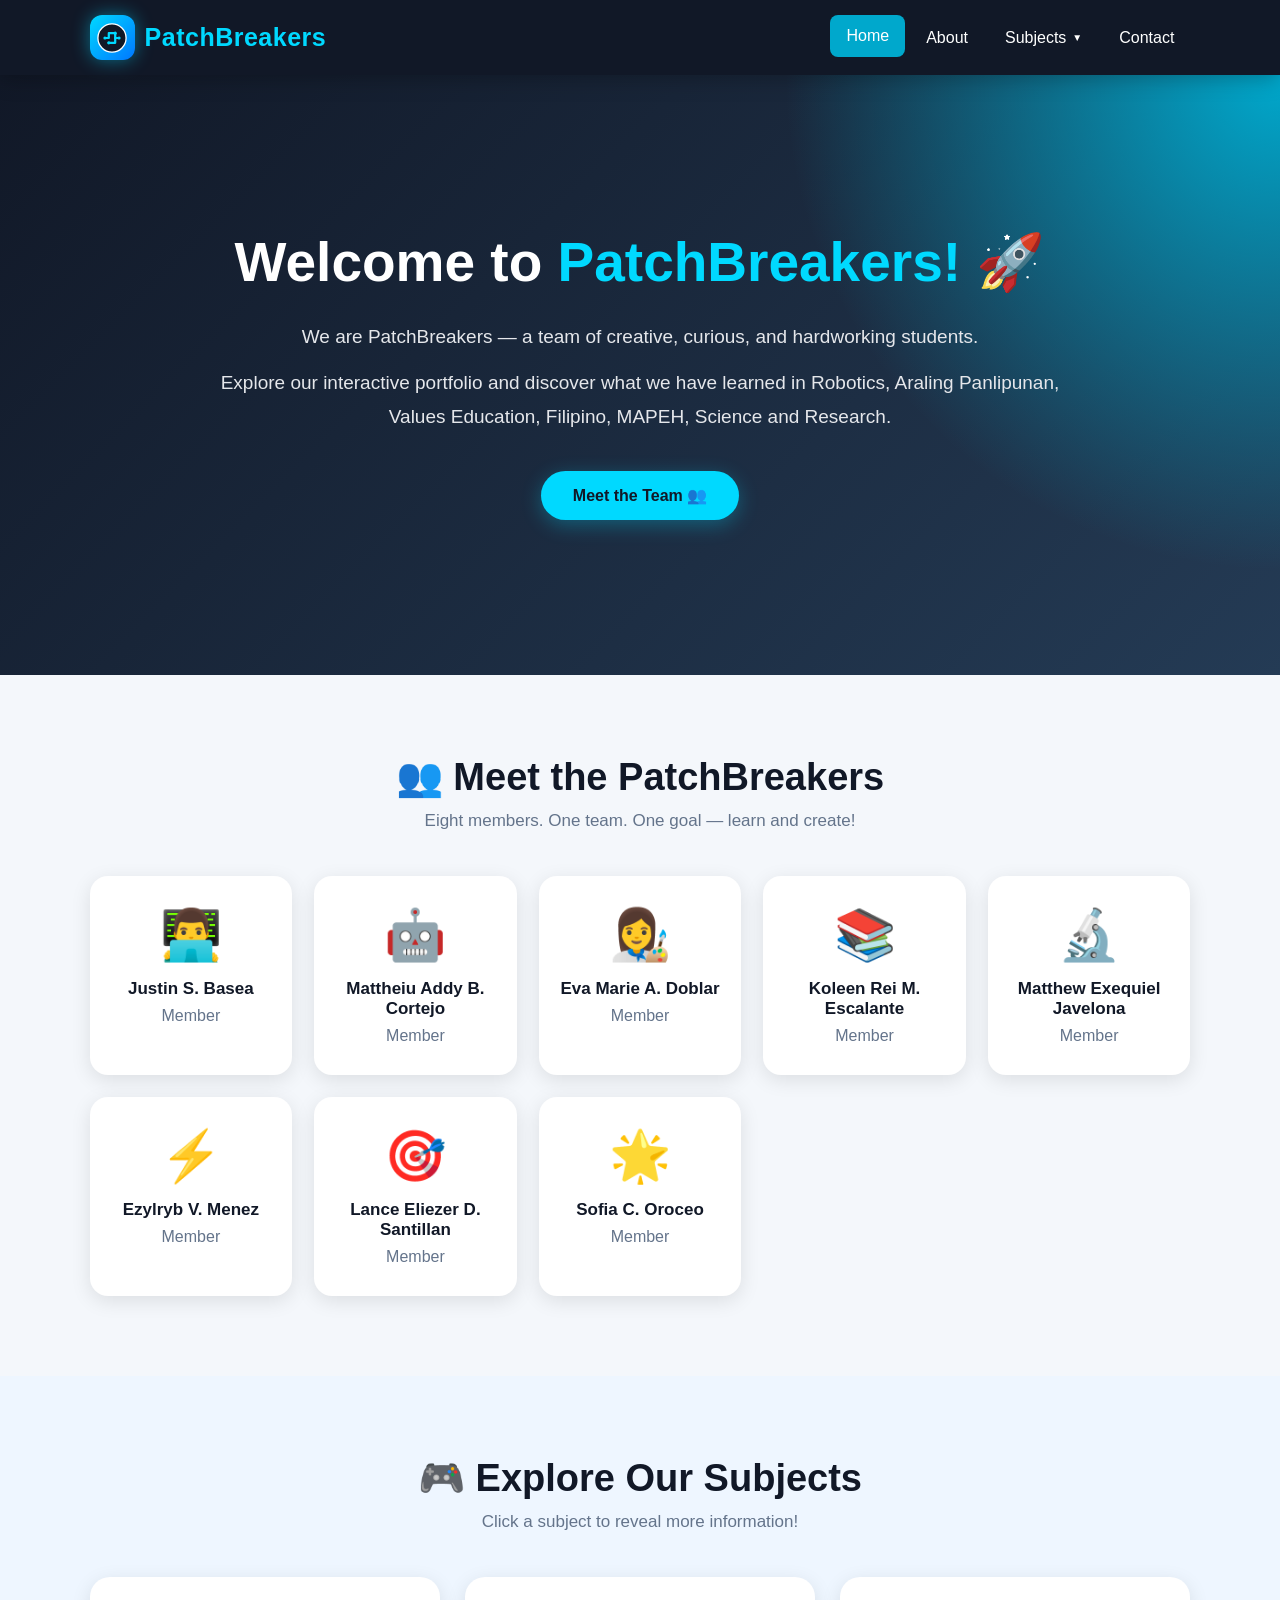
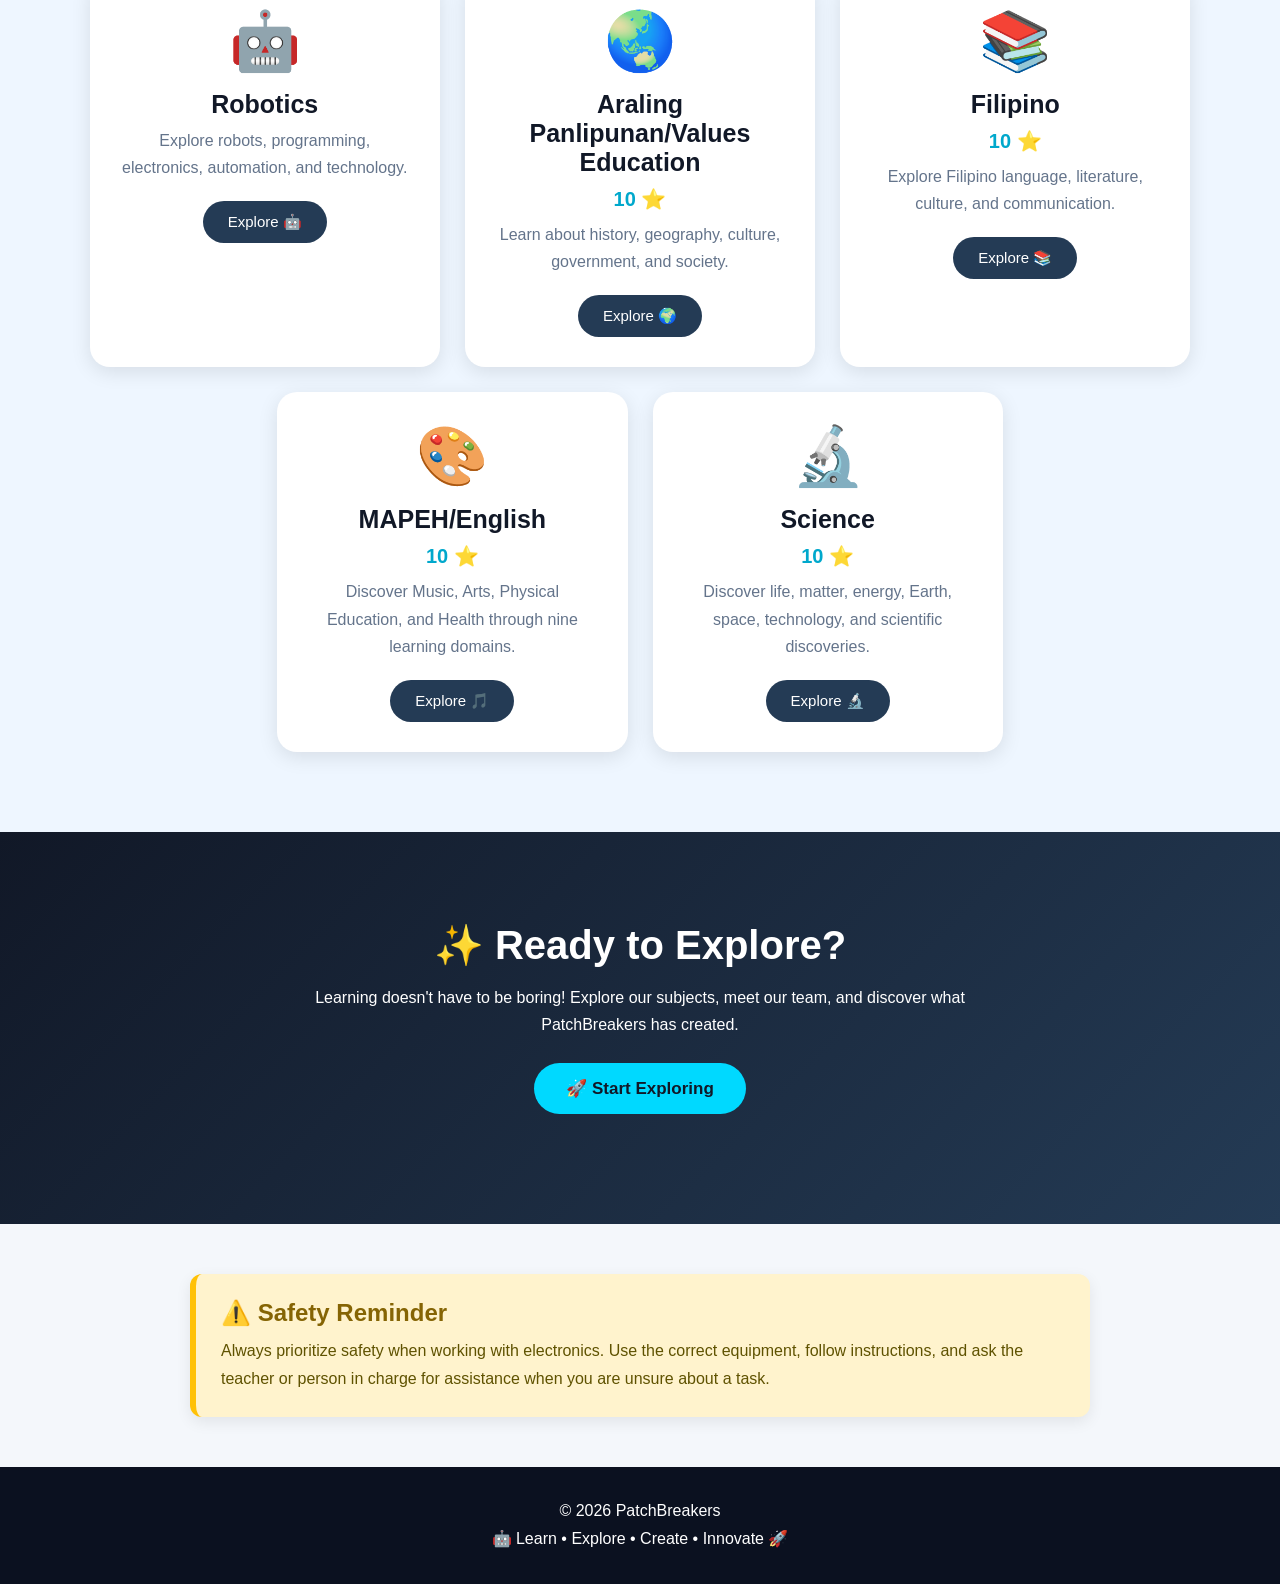
<file: index.html>
<!DOCTYPE html>
<html lang="en">

<head>
  <meta charset="UTF-8">
  <meta name="viewport" content="width=device-width, initial-scale=1.0">
  <title>PatchBreakers | Interactive Portfolio</title>

  <style>
    * {
      margin: 0;
      padding: 0;
      box-sizing: border-box;
      font-family: Arial, Helvetica, sans-serif;
    }

    html {
      scroll-behavior: smooth;
    }

    body {
      background: #f4f7fb;
      color: #222;
    }

    /* =========================
       NAVBAR
    ========================= */

    .navbar {
      width: 100%;
      height: 75px;
      padding: 0 7%;
      display: flex;
      align-items: center;
      justify-content: space-between;
      background: #111827;
      position: sticky;
      top: 0;
      z-index: 1000;
      box-shadow: 0 4px 20px rgba(0, 0, 0, 0.25);
    }

    /* =========================
       LOGO
    ========================= */

    .logo {
      display: flex;
      align-items: center;
      gap: 10px;
      color: #00d9ff;
      text-decoration: none;
      font-size: 25px;
      font-weight: bold;
      transition: 0.3s ease;
    }

    .logo:hover {
      color: white;
      transform: scale(1.05);
    }

    .logo-icon {
      width: 45px;
      height: 45px;
      display: flex;
      align-items: center;
      justify-content: center;
      background: linear-gradient(135deg, #00d9ff, #0077ff);
      border-radius: 12px;
      box-shadow: 0 0 18px rgba(0, 217, 255, 0.45);
      transition: 0.3s ease;
    }

    .logo:hover .logo-icon {
      transform: rotate(-8deg);
      box-shadow: 0 0 28px rgba(0, 217, 255, 0.7);
    }

    .logo-icon svg {
      width: 32px;
      height: 32px;
    }

    .logo-text {
      color: #00d9ff;
      letter-spacing: 0.5px;
    }

    /* =========================
       NAVIGATION
    ========================= */

    .nav-menu {
      display: flex;
      align-items: center;
      list-style: none;
      gap: 5px;
    }

    .nav-item {
      position: relative;
    }

    .nav-link {
      display: flex;
      align-items: center;
      gap: 6px;
      padding: 12px 16px;
      color: white;
      text-decoration: none;
      border-radius: 8px;

      transition:
        background 0.3s ease,
        color 0.3s ease,
        transform 0.3s ease;
    }

    .nav-link:hover,
    .nav-link.active {
      background: #00a8cc;
      color: white;
      transform: translateY(-2px);
    }

    /* =========================
       DROPDOWN
    ========================= */

    .dropdown {
      position: absolute;
      top: calc(100% + 10px);
      left: 0;
      width: 210px;
      padding: 8px 0;
      list-style: none;
      background: #1e293b;
      border-radius: 12px;

      box-shadow:
        0 10px 30px rgba(0, 0, 0, 0.35);

      opacity: 0;
      visibility: hidden;

      transform:
        translateY(-15px)
        scale(0.95);

      transform-origin: top center;

      transition:
        opacity 0.3s ease,
        transform 0.3s ease,
        visibility 0.3s ease;

      z-index: 1100;
    }

    .has-dropdown:hover .dropdown {
      opacity: 1;
      visibility: visible;

      transform:
        translateY(0)
        scale(1);
    }

    .dropdown li {
      opacity: 0;
      transform: translateX(-15px);
    }

    .has-dropdown:hover .dropdown li {
      animation:
        dropdownItem 0.35s ease forwards;
    }

    .has-dropdown:hover .dropdown li:nth-child(1) {
      animation-delay: 0.05s;
    }

    .has-dropdown:hover .dropdown li:nth-child(2) {
      animation-delay: 0.10s;
    }

    .has-dropdown:hover .dropdown li:nth-child(3) {
      animation-delay: 0.15s;
    }

    .has-dropdown:hover .dropdown li:nth-child(4) {
      animation-delay: 0.20s;
    }

    .has-dropdown:hover .dropdown li:nth-child(5) {
      animation-delay: 0.25s;
    }

    @keyframes dropdownItem {
      from {
        opacity: 0;
        transform: translateX(-15px);
      }

      to {
        opacity: 1;
        transform: translateX(0);
      }
    }

    .dropdown li a {
      display: block;
      padding: 13px 18px;
      color: white;
      text-decoration: none;

      transition:
        background 0.25s ease,
        padding-left 0.25s ease;
    }

    .dropdown li a:hover {
      background: #00a8cc;
      padding-left: 27px;
    }

    .arrow {
      font-size: 10px;
      transition: transform 0.3s ease;
    }

    .has-dropdown:hover .arrow {
      transform: rotate(180deg);
    }

    /* =========================
       HAMBURGER
    ========================= */

    .hamburger {
      display: none;
      cursor: pointer;
    }

    .hamburger span {
      display: block;
      width: 28px;
      height: 3px;
      margin: 5px;
      background: white;
      border-radius: 5px;
      transition: 0.3s;
    }

    /* =========================
       HERO
    ========================= */

    .intro {
      min-height: 600px;

      display: flex;
      align-items: center;
      justify-content: center;

      text-align: center;

      padding: 80px 20px;

      color: white;

      background:
        radial-gradient(
          circle at top right,
          #00a8cc,
          transparent 35%
        ),
        linear-gradient(
          135deg,
          #111827,
          #243b55
        );

      overflow: hidden;
    }

    .intro-content {
      max-width: 900px;
      animation: heroAppear 1s ease;
    }

    @keyframes heroAppear {
      from {
        opacity: 0;
        transform: translateY(30px);
      }

      to {
        opacity: 1;
        transform: translateY(0);
      }
    }

    .intro h1 {
      font-size: 55px;
      margin-bottom: 25px;
    }

    .intro h1 span {
      color: #00d9ff;
    }

    .intro p {
      font-size: 19px;
      line-height: 1.8;
      margin-bottom: 12px;
      color: #e5e7eb;
    }

    .intro-button {
      display: inline-block;
      margin-top: 25px;
      padding: 15px 32px;

      background: #00d9ff;
      color: #111827;

      text-decoration: none;
      font-weight: bold;

      border-radius: 30px;

      transition: 0.3s ease;

      box-shadow:
        0 5px 20px rgba(0, 217, 255, 0.3);
    }

    .intro-button:hover {
      transform:
        translateY(-5px)
        scale(1.05);

      background: white;
    }

    /* =========================
       GENERAL SECTION
    ========================= */

    .section {
      padding: 80px 7%;
      text-align: center;
    }

    .section-title {
      font-size: 38px;
      color: #111827;
      margin-bottom: 12px;
    }

    .section-description {
      color: #64748b;
      margin-bottom: 45px;
      font-size: 17px;
    }

    /* =========================
       MEMBERS
    ========================= */

    .members-container {
      display: grid;

      grid-template-columns:
        repeat(auto-fit, minmax(190px, 1fr));

      gap: 22px;
    }

    .member-card {
      background: white;

      padding: 30px 15px;

      border-radius: 18px;

      box-shadow:
        0 5px 20px rgba(0, 0, 0, 0.1);

      transition:
        transform 0.35s ease,
        box-shadow 0.35s ease;
    }

    .member-card:hover {
      transform:
        translateY(-12px)
        rotate(1deg);

      box-shadow:
        0 15px 30px rgba(0, 0, 0, 0.18);
    }

    .member-icon {
      font-size: 50px;
      margin-bottom: 15px;

      transition:
        transform 0.3s ease;
    }

    .member-card:hover .member-icon {
      transform:
        scale(1.15)
        rotate(5deg);
    }

    .member-card h3 {
      font-size: 17px;
      color: #111827;
    }

    .member-card p {
      margin-top: 8px;
      color: #64748b;
    }

    /* =========================
       SUBJECTS
    ========================= */

    .subjects-section {
      background: #eef6ff;
    }

    .subjects-container {
      display: grid;

      grid-template-columns:
        repeat(auto-fit, minmax(270px, 1fr));

      gap: 25px;
    }

    .subject-card {
      position: relative;

      background: white;

      padding: 30px;

      border-radius: 20px;

      box-shadow:
        0 5px 20px rgba(0, 0, 0, 0.1);

      transition:
        transform 0.35s ease,
        box-shadow 0.35s ease;
    }

    .subject-card:hover {
      transform:
        translateY(-10px)
        scale(1.02);

      box-shadow:
        0 15px 35px rgba(0, 0, 0, 0.15);
    }

    .subject-icon {
      font-size: 58px;

      transition:
        transform 0.4s ease;
    }

    .subject-card:hover .subject-icon {
      transform:
        rotate(8deg)
        scale(1.15);
    }

    .subject-card h3 {
      font-size: 25px;

      margin:
        15px 0 8px;

      color: #111827;
    }

    .subject-card p {
      color: #64748b;
      line-height: 1.7;
    }

    .score {
      color: #00a8cc;

      font-size: 20px;
      font-weight: bold;

      margin: 10px 0;
    }

    .subject-card button {
      border: none;

      margin-top: 20px;

      padding: 12px 25px;

      border-radius: 25px;

      background: #243b55;
      color: white;

      cursor: pointer;

      font-size: 15px;

      transition: 0.3s ease;
    }

    .subject-card button:hover {
      background: #00a8cc;

      transform:
        translateY(-3px)
        scale(1.05);
    }

    .subject-info {
      display: none;

      margin-top: 20px;

      padding: 18px;

      border-radius: 12px;

      background: #eef6ff;

      text-align: left;

      animation:
        infoAppear 0.4s ease;
    }

    @keyframes infoAppear {
      from {
        opacity: 0;
        transform: translateY(-10px);
      }

      to {
        opacity: 1;
        transform: translateY(0);
      }
    }

    .subject-info h4 {
      margin-bottom: 10px;
      color: #111827;
    }

    .subject-info ol {
      padding-left: 25px;
      line-height: 1.9;
    }

    /* =========================
       FUN SECTION
    ========================= */

    .fun-section {
      padding: 90px 20px;

      text-align: center;

      color: white;

      background:
        linear-gradient(
          135deg,
          #111827,
          #243b55
        );
    }

    .fun-section h2 {
      font-size: 40px;
      margin-bottom: 15px;
    }

    .fun-section p {
      max-width: 700px;
      margin: auto;
      line-height: 1.7;
    }

    .fun-button {
      border: none;

      margin-top: 25px;

      padding: 15px 32px;

      border-radius: 30px;

      background: #00d9ff;
      color: #111827;

      font-size: 17px;
      font-weight: bold;

      cursor: pointer;

      transition: 0.3s ease;
    }

    .fun-button:hover {
      transform:
        scale(1.08)
        translateY(-3px);

      background: white;
    }

    #adventure-message {
      margin-top: 20px;

      color: #00d9ff;

      font-weight: bold;
    }

    /* =========================
       SAFETY
    ========================= */

    .safety {
      max-width: 900px;

      margin: 50px auto;

      padding: 25px;

      background: #fff3cd;

      border-left:
        6px solid #ffc107;

      border-radius: 12px;

      text-align: left;

      box-shadow:
        0 5px 15px rgba(0, 0, 0, 0.08);
    }

    .safety h2 {
      color: #856404;
      margin-bottom: 10px;
    }

    .safety p {
      color: #5f5200;
      line-height: 1.7;
    }

    /* =========================
       FOOTER
    ========================= */

    footer {
      padding: 30px;

      text-align: center;

      background: #0b1120;

      color: white;

      line-height: 1.8;
    }

    /* =========================
       MOBILE
    ========================= */

    @media (max-width: 768px) {

      .navbar {
        height: 70px;
        padding: 0 5%;
      }

      .logo {
        font-size: 20px;
      }

      .logo-icon {
        width: 40px;
        height: 40px;
      }

      .logo-icon svg {
        width: 28px;
        height: 28px;
      }

      .hamburger {
        display: block;
      }

      .nav-menu {
        position: absolute;

        top: 70px;
        left: 0;

        width: 100%;

        padding: 15px 0;

        display: none;

        flex-direction: column;

        background: #111827;

        box-shadow:
          0 10px 20px rgba(0, 0, 0, 0.25);
      }

      .nav-menu.show {
        display: flex;

        animation:
          mobileMenu 0.3s ease;
      }

      @keyframes mobileMenu {
        from {
          opacity: 0;
          transform: translateY(-10px);
        }

        to {
          opacity: 1;
          transform: translateY(0);
        }
      }

      .nav-item {
        width: 100%;
        text-align: center;
      }

      .nav-link {
        justify-content: center;
        width: 100%;
      }

      .dropdown {
        position: static;

        width: 90%;

        margin: 5px auto;

        display: none;

        opacity: 1;
        visibility: visible;
        transform: none;

        box-shadow: none;
      }

      .has-dropdown:hover .dropdown {
        display: block;
      }

      .dropdown li {
        opacity: 1;
        transform: none;

        animation:
          none !important;
      }

      .intro {
        min-height: 550px;
      }

      .intro h1 {
        font-size: 38px;
      }

      .intro p {
        font-size: 16px;
      }

      .section-title {
        font-size: 30px;
      }

      .fun-section h2 {
        font-size: 30px;
      }

      .safety {
        margin: 30px 20px;
      }
    }

  
    /* CENTER THE LAST TWO SUBJECT CARDS */
    @media (min-width: 769px) {
      .subjects-container {
        grid-template-columns: repeat(6, minmax(0, 1fr));
      }
      .subject-card {
        grid-column: span 2;
      }
      .subject-card:nth-child(4) {
        grid-column: 2 / span 2;
      }
      .subject-card:nth-child(5) {
        grid-column: 4 / span 2;
      }
    }

  </style>
</head>


<body>

  <!-- =========================
       NAVBAR
  ========================= -->

  <nav class="navbar">

    <!-- PATCHBREAKERS LOGO -->

    <a href="index.html" class="logo">

      <span class="logo-icon">

        <svg
          viewBox="0 0 100 100"
          xmlns="http://www.w3.org/2000/svg"
        >

          <!-- Outer circle -->

          <circle
            cx="50"
            cy="50"
            r="44"
            fill="#111827"
            stroke="white"
            stroke-width="4"
          />

          <!-- Circuit pattern -->

          <path
            d="M28 50
               L40 50
               L40 35
               L60 35
               L60 50
               L72 50"
            fill="none"
            stroke="#00d9ff"
            stroke-width="7"
            stroke-linecap="round"
            stroke-linejoin="round"
          />

          <path
            d="M40 65
               L60 65
               L60 50"
            fill="none"
            stroke="#00d9ff"
            stroke-width="7"
            stroke-linecap="round"
            stroke-linejoin="round"
          />

          <!-- Circuit dots -->

          <circle
            cx="28"
            cy="50"
            r="5"
            fill="#00d9ff"
          />

          <circle
            cx="72"
            cy="50"
            r="5"
            fill="#00d9ff"
          />

          <circle
            cx="40"
            cy="65"
            r="5"
            fill="#00d9ff"
          />

          <circle
            cx="60"
            cy="35"
            r="5"
            fill="#00d9ff"
          />

        </svg>

      </span>

      <span class="logo-text">
        PatchBreakers
      </span>

    </a>


    <!-- HAMBURGER -->

    <div
      class="hamburger"
      id="hamburger"
    >

      <span></span>
      <span></span>
      <span></span>

    </div>


    <!-- NAVIGATION -->

    <ul
      class="nav-menu"
      id="navMenu"
    >

      <li class="nav-item">

        <a
          href="#"
          class="nav-link active"
        >
          Home
        </a>

      </li>


      <li class="nav-item">

        <a
          href="#members"
          class="nav-link"
        >
          About
        </a>

      </li>


      <!-- SUBJECT DROPDOWN -->

      <li class="nav-item has-dropdown">

        <a
          href="#subjects"
          class="nav-link"
        >

          Subjects

          <span class="arrow">
            ▼
          </span>

        </a>


        <ul class="dropdown">

          <li>
            <a href="aralpan.html">
              🌏 Aral.pan & Val. Ed.
            </a>
          </li>

          <li>
            <a href="filipino.html">
              📚 Filipino
            </a>
          </li>

          <li>
            <a href="MAPEH.html">
              🎨 MAPEH
            </a>
          </li>

          <li>
            <a href="robotics.html">
              🤖 Robotics
            </a>
          </li>

          <li>
            <a href="science.html">
              🔬 Science
            </a>
          </li>

        </ul>

      </li>


      <li class="nav-item">

        <a
          href="#contact"
          class="nav-link"
        >
          Contact
        </a>

      </li>

    </ul>

  </nav>


  <!-- =========================
       HERO
  ========================= -->

  <section class="intro">

    <div class="intro-content">

      <h1>

        Welcome to

        <span>
          PatchBreakers!
        </span>

        🚀

      </h1>


      <p>

        We are PatchBreakers — a team of creative,
        curious, and hardworking students.

      </p>


      <p>

        Explore our interactive portfolio and discover
        what we have learned in Robotics, Araling
        Panlipunan, Values Education, Filipino, MAPEH, Science and Research.

      </p>


      <a
        href="#members"
        class="intro-button"
      >

        Meet the Team 👥

      </a>

    </div>

  </section>


  <!-- =========================
       MEMBERS
  ========================= -->

  <section
    class="section"
    id="members"
  >

    <h2 class="section-title">
      👥 Meet the PatchBreakers
    </h2>


    <p class="section-description">

      Eight members. One team. One goal — learn and create!

    </p>


    <div class="members-container">


      <div class="member-card">

        <div class="member-icon">
          👨‍💻
        </div>

        <h3>
          Justin S. Basea
        </h3>

        <p>
          Member
        </p>

      </div>


      <div class="member-card">

        <div class="member-icon">
          🤖
        </div>

        <h3>
          Mattheiu Addy B. Cortejo
        </h3>

        <p>
          Member
        </p>

      </div>


      <div class="member-card">

        <div class="member-icon">
          👩‍🎨
        </div>

        <h3>
          Eva Marie A. Doblar
        </h3>

        <p>
          Member
        </p>

      </div>


      <div class="member-card">

        <div class="member-icon">
          📚
        </div>

        <h3>
          Koleen Rei M. Escalante
        </h3>

        <p>
          Member
        </p>

      </div>


      <div class="member-card">

        <div class="member-icon">
          🔬
        </div>

        <h3>
          Matthew Exequiel Javelona
        </h3>

        <p>
          Member
        </p>

      </div>


      <div class="member-card">

        <div class="member-icon">
          ⚡
        </div>

        <h3>
          Ezylryb V. Menez
        </h3>

        <p>
          Member
        </p>

      </div>


      <div class="member-card">

        <div class="member-icon">
          🎯
        </div>

        <h3>
          Lance Eliezer D. Santillan
        </h3>

        <p>
          Member
        </p>

      </div>


      <div class="member-card">

        <div class="member-icon">
          🌟
        </div>

        <h3>
          Sofia C. Oroceo
        </h3>

        <p>
          Member
        </p>

      </div>

    </div>

  </section>


  <!-- =========================
       SUBJECTS
  ========================= -->

  <section
    class="section subjects-section"
    id="subjects"
  >

    <h2 class="section-title">
      🎮 Explore Our Subjects
    </h2>


    <p class="section-description">

      Click a subject to reveal more information!

    </p>


    <div class="subjects-container">


      <!-- ROBOTICS -->

      <div class="subject-card">

        <div class="subject-icon">
          🤖
        </div>

        <h3>
          Robotics
        </h3>

        <p>

          Explore robots, programming, electronics,
          automation, and technology.

        </p>


        <button
          onclick="showInfo('robotics-info')"
        >

          Explore 🤖

        </button>


        <div
          class="subject-info"
          id="robotics-info"
        >

          <p>

            Robotics combines engineering,
            programming, electronics, and
            problem-solving to create machines
            that can perform useful tasks.

          </p>

        </div>

      </div>


      <!-- ARALING PANLIPUNAN -->

      <div class="subject-card">

        <div class="subject-icon">
          🌏
        </div>

        <h3>
          Araling Panlipunan/Values Education
        </h3>

        <div class="score">
          10 ⭐
        </div>

        <p>

          Learn about history, geography,
          culture, government, and society.

        </p>


        <button
          onclick="showInfo('aralpan-info')"
        >

          Explore 🌍

        </button>


        <div
          class="subject-info"
          id="aralpan-info"
        >

          <p>

            Araling Panlipunan helps us understand
            Philippine history, culture, society,
            government, and geography.

          </p>

        </div>

      </div>


      <!-- FILIPINO -->

      <div class="subject-card">

        <div class="subject-icon">
          📚
        </div>

        <h3>
          Filipino
        </h3>

        <div class="score">
          10 ⭐
        </div>

        <p>

          Explore Filipino language, literature,
          culture, and communication.

        </p>


        <button
          onclick="showInfo('filipino-info')"
        >

          Explore 📚

        </button>


        <div
          class="subject-info"
          id="filipino-info"
        >

          <p>

            Filipino helps us appreciate our
            language, literature, culture,
            traditions, and identity.

          </p>

        </div>

      </div>


      <!-- MAPEH -->

      <div class="subject-card">

        <div class="subject-icon">
          🎨
        </div>

        <h3>
          MAPEH/English
        </h3>

        <div class="score">
          10 ⭐
        </div>

        <p>

          Discover Music, Arts, Physical Education,
          and Health through nine learning domains.

        </p>


        <button
          onclick="showInfo('mapeh-info')"
        >

          Explore 🎵

        </button>


        <div
          class="subject-info"
          id="mapeh-info"
        >

          <h4>
            The 9 Domains
          </h4>

          <ol>

            <li>Music</li>
            <li>Visual Arts</li>
            <li>Dance</li>
            <li>Theater</li>
            <li>Physical Fitness</li>
            <li>Health</li>
            <li>Sports</li>
            <li>Creative Expression</li>
            <li>Personal Wellness</li>

          </ol>

        </div>

      </div>


      <!-- SCIENCE -->

      <div class="subject-card">

        <div class="subject-icon">
          🔬
        </div>

        <h3>
          Science
        </h3>

        <div class="score">
          10 ⭐
        </div>

        <p>

          Discover life, matter, energy, Earth,
          space, technology, and scientific discoveries.

        </p>


        <button
          onclick="showInfo('science-info')"
        >

          Explore 🔬

        </button>


        <div
          class="subject-info"
          id="science-info"
        >

          <p>

            Science helps us understand the natural
            world through observation, experimentation,
            evidence, and discovery.

          </p>

        </div>

      </div>


    </div>

  </section>


  <!-- =========================
       FUN SECTION
  ========================= -->

  <section class="fun-section">

    <h2>
      ✨ Ready to Explore?
    </h2>


    <p>

      Learning doesn't have to be boring!
      Explore our subjects, meet our team,
      and discover what PatchBreakers has created.

    </p>


    <button
      class="fun-button"
      onclick="startAdventure()"
    >

      🚀 Start Exploring

    </button>


    <p id="adventure-message"></p>

  </section>


  <!-- =========================
       SAFETY
  ========================= -->

  <div class="safety">

    <h2>
      ⚠️ Safety Reminder
    </h2>


    <p>

      Always prioritize safety when working with electronics.
      Use the correct equipment, follow instructions, and ask
      the teacher or person in charge for assistance when
      you are unsure about a task.

    </p>

  </div>


  <!-- =========================
       FOOTER
  ========================= -->

  <footer id="contact">

    <p>
      © 2026 PatchBreakers
    </p>

    <p>
      🤖 Learn • Explore • Create • Innovate 🚀
    </p>

  </footer>


  <!-- =========================
       JAVASCRIPT
  ========================= -->

  <script>

    /* =========================
       SUBJECT INFORMATION
    ========================= */

    function showInfo(id) {

      const info =
        document.getElementById(id);

      if (info.style.display === "block") {

        info.style.display = "none";

      } else {

        info.style.display = "block";

      }

    }


    /* =========================
       START ADVENTURE
    ========================= */

    function startAdventure() {

      const message =
        document.getElementById(
          "adventure-message"
        );

      message.innerHTML =
        "🎉 Welcome, Explorer! Choose a subject above and start learning with PatchBreakers! 🚀";

    }


    /* =========================
       MOBILE MENU
    ========================= */

    const hamburger =
      document.getElementById(
        "hamburger"
      );

    const navMenu =
      document.getElementById(
        "navMenu"
      );


    hamburger.addEventListener(
      "click",
      function () {

        navMenu.classList.toggle(
          "show"
        );

      }
    );


    /* =========================
       CLOSE MOBILE MENU
       AFTER CLICKING A LINK
    ========================= */

    const navLinks =
      document.querySelectorAll(
        ".nav-link"
      );


    navLinks.forEach(function(link) {

      link.addEventListener(
        "click",
        function() {

          navMenu.classList.remove(
            "show"
          );

        }
      );

    });

  </script>

</body>

</html>
</file>
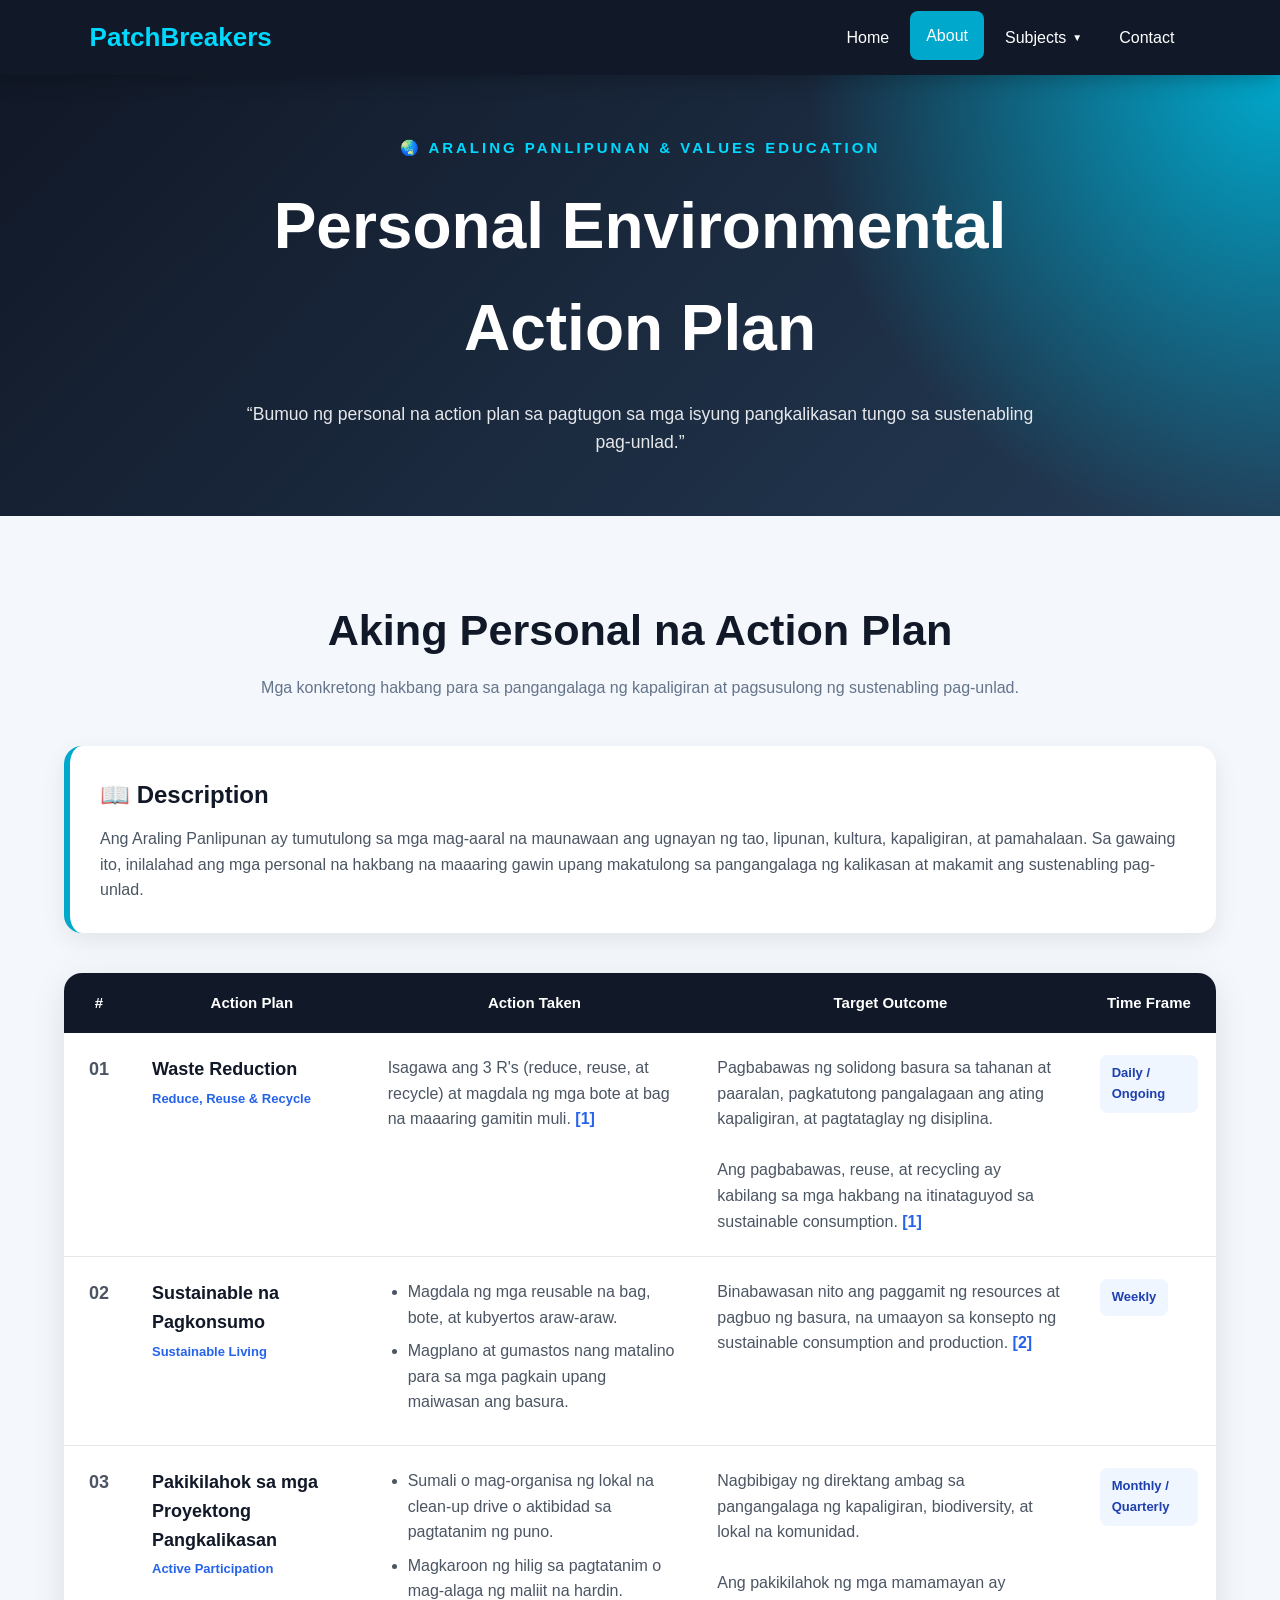
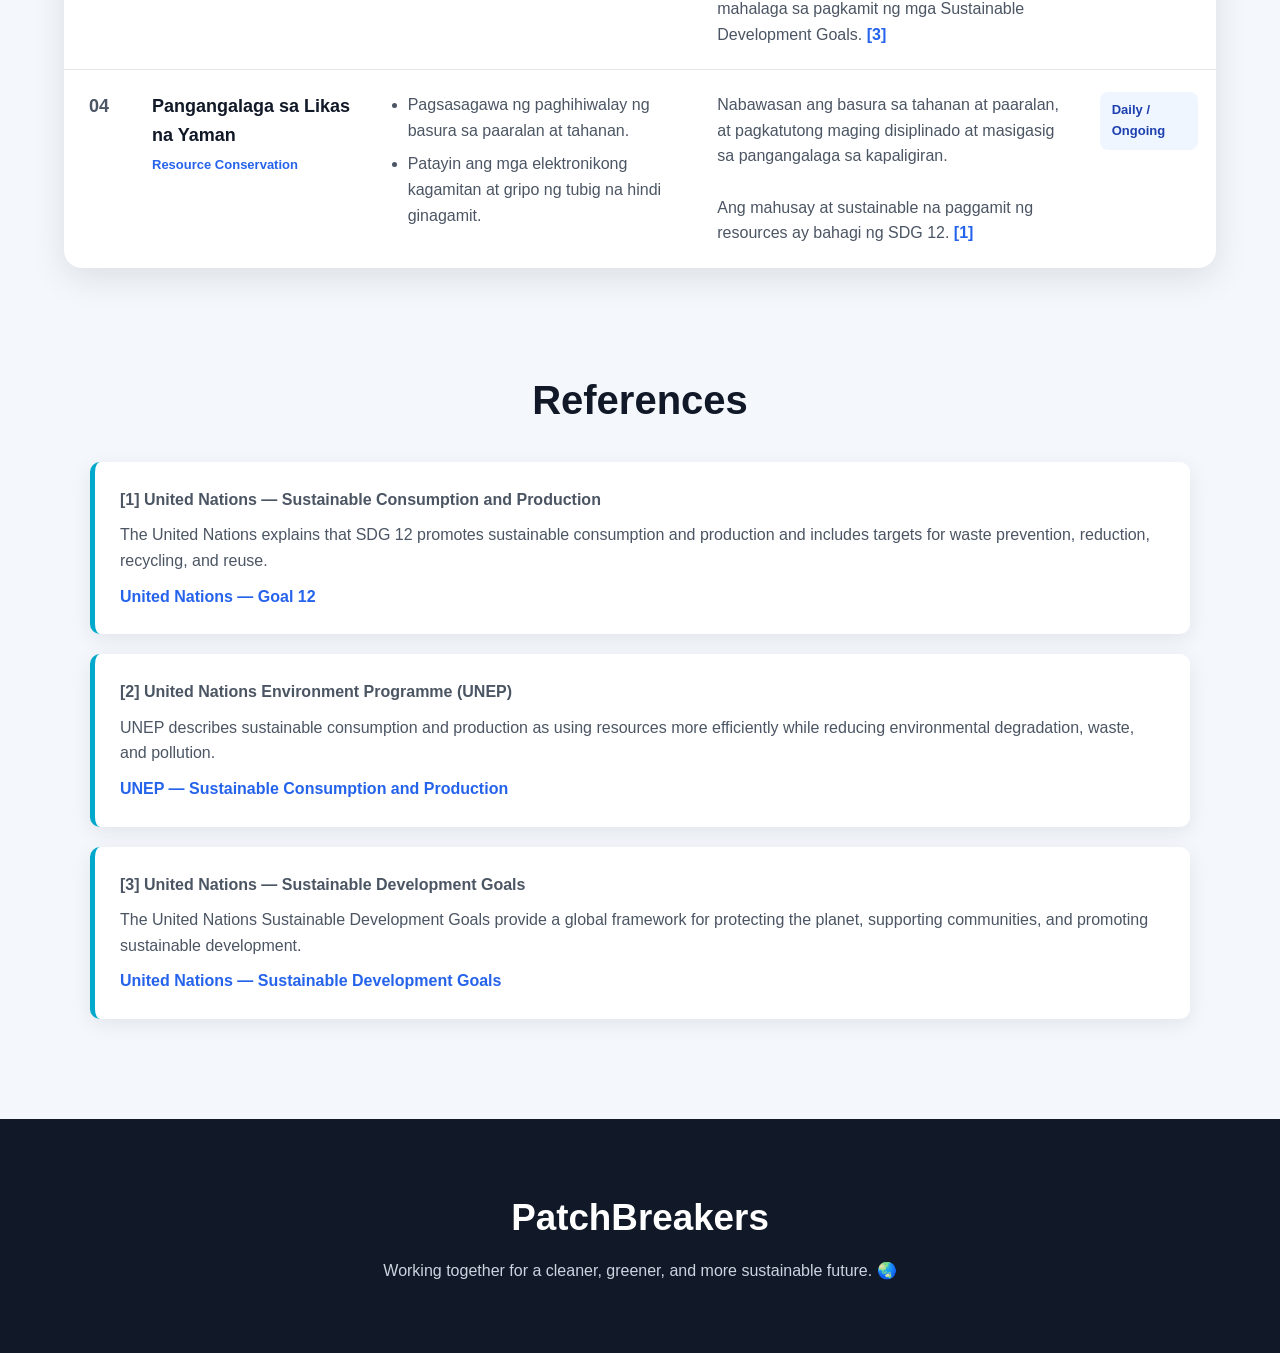
<file: aralpan.html>
<!DOCTYPE html>
<html lang="en">

<head>
  <meta charset="UTF-8">
  <meta name="viewport" content="width=device-width, initial-scale=1.0">

  <title>PatchBreakers | Araling Panlipunan</title>

  <style>

    * {
      margin: 0;
      padding: 0;
      box-sizing: border-box;
      font-family: Arial, Helvetica, sans-serif;
    }

    html {
      scroll-behavior: smooth;
    }

    body {
      background: #f4f7fb;
      color: #222;
      line-height: 1.6;
    }

    /* ================= NAVBAR ================= */

    .navbar {
      width: 100%;
      height: 75px;
      padding: 0 7%;

      display: flex;
      align-items: center;
      justify-content: space-between;

      background: #111827;

      position: sticky;
      top: 0;
      z-index: 1000;

      box-shadow: 0 4px 20px rgba(0, 0, 0, 0.25);
    }

    .logo {
      color: #00d9ff;
      text-decoration: none;
      font-size: 26px;
      font-weight: bold;
      transition: 0.3s ease;
    }

    .logo:hover {
      color: white;
      transform: scale(1.05);
    }

    .nav-menu {
      display: flex;
      align-items: center;
      list-style: none;
      gap: 5px;
    }

    .nav-item {
      position: relative;
    }

    .nav-link {
      display: flex;
      align-items: center;
      gap: 6px;

      padding: 12px 16px;

      color: white;
      text-decoration: none;

      border-radius: 8px;

      transition: 0.3s ease;
    }

    .nav-link:hover,
    .nav-link.active {
      background: #00a8cc;
      color: white;
      transform: translateY(-2px);
    }

    /* ================= DROPDOWN ================= */

    .dropdown {
      position: absolute;

      top: calc(100% + 10px);
      left: 0;

      width: 210px;

      padding: 8px 0;

      list-style: none;

      background: #1e293b;

      border-radius: 12px;

      box-shadow: 0 10px 30px rgba(0, 0, 0, 0.35);

      opacity: 0;
      visibility: hidden;

      transform: translateY(-15px) scale(0.95);

      transition: 0.3s ease;

      z-index: 1100;
    }

    .has-dropdown:hover .dropdown {
      opacity: 1;
      visibility: visible;
      transform: translateY(0) scale(1);
    }

    .dropdown li {
      opacity: 0;
      transform: translateX(-15px);
    }

    .has-dropdown:hover .dropdown li {
      animation: dropdownItem 0.35s ease forwards;
    }

    .has-dropdown:hover .dropdown li:nth-child(1) {
      animation-delay: 0.05s;
    }

    .has-dropdown:hover .dropdown li:nth-child(2) {
      animation-delay: 0.10s;
    }

    .has-dropdown:hover .dropdown li:nth-child(3) {
      animation-delay: 0.15s;
    }

    .has-dropdown:hover .dropdown li:nth-child(4) {
      animation-delay: 0.20s;
    }

    .has-dropdown:hover .dropdown li:nth-child(5) {
      animation-delay: 0.25s;
    }

    @keyframes dropdownItem {
      from {
        opacity: 0;
        transform: translateX(-15px);
      }

      to {
        opacity: 1;
        transform: translateX(0);
      }
    }

    .dropdown li a {
      display: block;

      padding: 13px 18px;

      color: white;
      text-decoration: none;

      transition: 0.25s ease;
    }

    .dropdown li a:hover {
      background: #00a8cc;
      padding-left: 27px;
    }

    .arrow {
      font-size: 10px;
      transition: 0.3s ease;
    }

    .has-dropdown:hover .arrow {
      transform: rotate(180deg);
    }

    /* ================= HAMBURGER ================= */

    .hamburger {
      display: none;
      cursor: pointer;
    }

    .hamburger span {
      display: block;

      width: 28px;
      height: 3px;

      margin: 5px;

      background: white;
      border-radius: 5px;
    }

    /* ================= HERO ================= */

    .environment-hero {
      min-height: 430px;

      display: flex;
      align-items: center;
      justify-content: center;

      text-align: center;

      padding: 60px 20px;

      color: white;

      background:
        radial-gradient(
          circle at top right,
          #00a8cc,
          transparent 35%
        ),
        linear-gradient(
          135deg,
          #111827,
          #243b55
        );
    }

    .environment-hero-content {
      max-width: 900px;
    }

    .subject-label {
      display: inline-block;

      margin-bottom: 15px;

      color: #00d9ff;

      font-size: 15px;
      font-weight: bold;

      letter-spacing: 3px;
    }

    .environment-hero h1 {
      font-size: clamp(2.2rem, 5vw, 4rem);
      margin-bottom: 20px;
    }

    .environment-hero p {
      max-width: 800px;
      margin: auto;

      color: #e5e7eb;

      font-size: 1.1rem;
    }

    /* ================= MAIN ================= */

    .action-plan {
      width: 90%;
      max-width: 1200px;

      margin: auto;

      padding: 80px 0;
    }

    .section-title {
      text-align: center;
      margin-bottom: 45px;
    }

    .section-title h2 {
      font-size: 2.7rem;
      color: #111827;
      margin-bottom: 10px;
    }

    .section-title p {
      color: #64748b;
    }

    /* ================= DESCRIPTION ================= */

    .description-card {
      background: white;

      padding: 30px;

      margin-bottom: 40px;

      border-radius: 18px;

      border-left: 6px solid #00a8cc;

      box-shadow:
        0 8px 25px rgba(0, 0, 0, 0.08);
    }

    .description-card h3 {
      color: #111827;
      margin-bottom: 12px;
      font-size: 1.5rem;
    }

    .description-card p {
      color: #4b5563;
    }

    /* ================= TABLE ================= */

    .table-container {
      width: 100%;

      overflow-x: auto;

      background: white;

      border-radius: 18px;

      box-shadow:
        0 10px 35px rgba(0, 0, 0, 0.10);
    }

    .action-table {
      width: 100%;

      border-collapse: collapse;

      min-width: 900px;
    }

    .action-table th {
      background: #111827;

      color: white;

      padding: 18px 15px;

      text-align: center;

      font-size: 15px;
    }

    .action-table td {
      padding: 22px 18px;

      border-bottom: 1px solid #e5e7eb;

      vertical-align: top;

      color: #4b5563;
    }

    .action-table tr:last-child td {
      border-bottom: none;
    }

    .action-table tbody tr {
      transition: 0.3s ease;
    }

    .action-table tbody tr:hover {
      background: #eef6ff;
      transform: scale(1.005);
    }

    .number {
      width: 70px;

      text-align: center;

      font-weight: bold;

      color: #2563eb;

      font-size: 18px;
    }

    .action-title {
      color: #111827;

      font-size: 18px;

      font-weight: bold;

      margin-bottom: 5px;
    }

    .action-subtitle {
      color: #2563eb;

      font-size: 13px;

      font-weight: bold;
    }

    .table-list {
      padding-left: 20px;
    }

    .table-list li {
      margin-bottom: 8px;
    }

    .time-frame {
      display: inline-block;

      padding: 8px 12px;

      border-radius: 8px;

      background: #eff6ff;

      color: #1e40af;

      font-size: 13px;

      font-weight: bold;
    }

    .citation {
      color: #2563eb;

      font-weight: bold;

      text-decoration: none;
    }

    .citation:hover {
      text-decoration: underline;
    }

    /* ================= REFERENCES ================= */

    .references {
      width: 90%;
      max-width: 1100px;

      margin: auto;

      padding: 20px 0 80px;
    }

    .references h2 {
      text-align: center;

      font-size: 2.5rem;

      color: #111827;

      margin-bottom: 30px;
    }

    .reference-card {
      background: white;

      padding: 25px;

      margin-bottom: 20px;

      border-left: 5px solid #00a8cc;

      border-radius: 10px;

      box-shadow:
        0 5px 20px rgba(0, 0, 0, 0.08);
    }

    .reference-card p {
      color: #4b5563;

      margin-bottom: 10px;
    }

    .reference-card a {
      color: #2563eb;

      text-decoration: none;

      font-weight: 600;
    }

    .reference-card a:hover {
      text-decoration: underline;
    }

    /* ================= CONTACT ================= */

    .contact {
      padding: 70px 20px;

      text-align: center;

      background: #111827;

      color: white;
    }

    .contact h2 {
      font-size: 2.3rem;

      margin-bottom: 10px;
    }

    .contact p {
      color: #cbd5e1;
    }

    /* ================= MOBILE ================= */

    @media (max-width: 768px) {

      .navbar {
        height: 70px;
        padding: 0 5%;
      }

      .hamburger {
        display: block;
      }

      .nav-menu {
        position: absolute;

        top: 70px;
        left: 0;

        width: 100%;

        padding: 15px 0;

        display: none;

        flex-direction: column;

        background: #111827;
      }

      .nav-menu.show {
        display: flex;
      }

      .nav-item {
        width: 100%;
        text-align: center;
      }

      .nav-link {
        justify-content: center;
        width: 100%;
      }

      .dropdown {
        position: static;

        width: 90%;

        margin: 5px auto;

        display: none;

        opacity: 1;
        visibility: visible;

        transform: none;

        box-shadow: none;
      }

      .has-dropdown:hover .dropdown {
        display: block;
      }

      .dropdown li {
        opacity: 1;
        transform: none;
        animation: none !important;
      }

      .environment-hero {
        min-height: 380px;
      }

      .action-plan {
        width: 92%;
        padding: 60px 0;
      }

      .section-title h2 {
        font-size: 2rem;
      }

      .description-card {
        padding: 22px;
      }

    }

  </style>

</head>


<body>


  <!-- ================= NAVBAR ================= -->

  <nav class="navbar">

    <a href="index.html" class="logo">
      PatchBreakers
    </a>


    <div class="hamburger" id="hamburger">

      <span></span>
      <span></span>
      <span></span>

    </div>


    <ul class="nav-menu" id="navMenu">

      <li class="nav-item">

        <a href="index.html" class="nav-link">
          Home
        </a>

      </li>


      <li class="nav-item">

        <a href="#action-plan" class="nav-link active">
          About
        </a>

      </li>


      <li class="nav-item has-dropdown">

        <a href="#" class="nav-link">

          Subjects

          <span class="arrow">
            ▼
          </span>

        </a>


        <ul class="dropdown">

          <li>
            <a href="aralpan.html">
              🌏 Aral.pan
            </a>
          </li>

          <li>
            <a href="filipino.html">
              📚 Filipino
            </a>
          </li>

          <li>
            <a href="MAPEH.html">
              🎨 MAPEH
            </a>
          </li>

          <li>
            <a href="robotics.html">
              🤖 Robotics
            </a>
          </li>

          <li>
            <a href="science.html">
              🔬 Science
            </a>
          </li>

        </ul>

      </li>


      <li class="nav-item">

        <a href="#contact" class="nav-link">
          Contact
        </a>

      </li>

    </ul>

  </nav>


  <!-- ================= HERO ================= -->

  <section class="environment-hero">

    <div class="environment-hero-content">

      <span class="subject-label">
        🌏 ARALING PANLIPUNAN & VALUES EDUCATION
      </span>


      <h1>
        Personal Environmental Action Plan
      </h1>


      <p>
        “Bumuo ng personal na action plan sa pagtugon
        sa mga isyung pangkalikasan tungo sa
        sustenabling pag-unlad.”
      </p>

    </div>

  </section>


  <!-- ================= ACTION PLAN ================= -->

  <main class="action-plan" id="action-plan">


    <div class="section-title">

      <h2>
        Aking Personal na Action Plan
      </h2>

      <p>
        Mga konkretong hakbang para sa pangangalaga
        ng kapaligiran at pagsusulong ng
        sustenabling pag-unlad.
      </p>

    </div>


    <!-- ================= DESCRIPTION ================= -->

    <div class="description-card">

      <h3>
        📖 Description
      </h3>

      <p>
        Ang Araling Panlipunan ay tumutulong sa mga
        mag-aaral na maunawaan ang ugnayan ng tao,
        lipunan, kultura, kapaligiran, at pamahalaan.
        Sa gawaing ito, inilalahad ang mga personal na
        hakbang na maaaring gawin upang makatulong sa
        pangangalaga ng kalikasan at makamit ang
        sustenabling pag-unlad.
      </p>

    </div>


    <!-- ================= TABLE ================= -->

    <div class="table-container">

      <table class="action-table">

        <thead>

          <tr>

            <th>
              #
            </th>

            <th>
              Action Plan
            </th>

            <th>
              Action Taken
            </th>

            <th>
              Target Outcome
            </th>

            <th>
              Time Frame
            </th>

          </tr>

        </thead>


        <tbody>


          <!-- 01 -->

          <tr>

            <td class="number">
              01
            </td>


            <td>

              <div class="action-title">
                Waste Reduction
              </div>

              <div class="action-subtitle">
                Reduce, Reuse & Recycle
              </div>

            </td>


            <td>

              Isagawa ang 3 R's
              (reduce, reuse, at recycle)
              at magdala ng mga bote at bag
              na maaaring gamitin muli.
              <a class="citation" href="#ref1">
                [1]
              </a>

            </td>


            <td>

              Pagbabawas ng solidong basura
              sa tahanan at paaralan,
              pagkatutong pangalagaan ang
              ating kapaligiran, at pagtataglay
              ng disiplina.

              <br><br>

              Ang pagbabawas, reuse, at recycling
              ay kabilang sa mga hakbang na
              itinataguyod sa sustainable
              consumption.

              <a class="citation" href="#ref1">
                [1]
              </a>

            </td>


            <td>

              <span class="time-frame">
                Daily / Ongoing
              </span>

            </td>

          </tr>


          <!-- 02 -->

          <tr>

            <td class="number">
              02
            </td>


            <td>

              <div class="action-title">
                Sustainable na Pagkonsumo
              </div>

              <div class="action-subtitle">
                Sustainable Living
              </div>

            </td>


            <td>

              <ul class="table-list">

                <li>
                  Magdala ng mga reusable na bag,
                  bote, at kubyertos araw-araw.
                </li>

                <li>
                  Magplano at gumastos nang matalino
                  para sa mga pagkain upang
                  maiwasan ang basura.
                </li>

              </ul>

            </td>


            <td>

              Binabawasan nito ang paggamit
              ng resources at pagbuo ng basura,
              na umaayon sa konsepto ng
              sustainable consumption and
              production.

              <a class="citation" href="#ref2">
                [2]
              </a>

            </td>


            <td>

              <span class="time-frame">
                Weekly
              </span>

            </td>

          </tr>


          <!-- 03 -->

          <tr>

            <td class="number">
              03
            </td>


            <td>

              <div class="action-title">
                Pakikilahok sa mga
                Proyektong Pangkalikasan
              </div>

              <div class="action-subtitle">
                Active Participation
              </div>

            </td>


            <td>

              <ul class="table-list">

                <li>
                  Sumali o mag-organisa ng lokal
                  na clean-up drive o aktibidad
                  sa pagtatanim ng puno.
                </li>

                <li>
                  Magkaroon ng hilig sa pagtatanim
                  o mag-alaga ng maliit na hardin.
                </li>

              </ul>

            </td>


            <td>

              Nagbibigay ng direktang ambag
              sa pangangalaga ng kapaligiran,
              biodiversity, at lokal na komunidad.

              <br><br>

              Ang pakikilahok ng mga mamamayan
              ay mahalaga sa pagkamit ng mga
              Sustainable Development Goals.

              <a class="citation" href="#ref3">
                [3]
              </a>

            </td>


            <td>

              <span class="time-frame">
                Monthly / Quarterly
              </span>

            </td>

          </tr>


          <!-- 04 -->

          <tr>

            <td class="number">
              04
            </td>


            <td>

              <div class="action-title">
                Pangangalaga sa Likas na Yaman
              </div>

              <div class="action-subtitle">
                Resource Conservation
              </div>

            </td>


            <td>

              <ul class="table-list">

                <li>
                  Pagsasagawa ng paghihiwalay
                  ng basura sa paaralan at tahanan.
                </li>

                <li>
                  Patayin ang mga elektronikong
                  kagamitan at gripo ng tubig
                  na hindi ginagamit.
                </li>

              </ul>

            </td>


            <td>

              Nabawasan ang basura sa tahanan
              at paaralan, at pagkatutong maging
              disiplinado at masigasig sa
              pangangalaga sa kapaligiran.

              <br><br>

              Ang mahusay at sustainable na
              paggamit ng resources ay bahagi
              ng SDG 12.

              <a class="citation" href="#ref1">
                [1]
              </a>

            </td>


            <td>

              <span class="time-frame">
                Daily / Ongoing
              </span>

            </td>

          </tr>


        </tbody>

      </table>

    </div>

  </main>


  <!-- ================= REFERENCES ================= -->

  <section class="references" id="references">

    <h2>
      References
    </h2>


    <div class="reference-card" id="ref1">

      <p>
        <strong>
          [1] United Nations — Sustainable
          Consumption and Production
        </strong>
      </p>

      <p>
        The United Nations explains that SDG 12
        promotes sustainable consumption and
        production and includes targets for
        waste prevention, reduction, recycling,
        and reuse.
      </p>

      <a
        href="https://www.un.org/sustainabledevelopment/sustainable-consumption-production/"
        target="_blank">

        United Nations — Goal 12

      </a>

    </div>


    <div class="reference-card" id="ref2">

      <p>
        <strong>
          [2] United Nations Environment
          Programme (UNEP)
        </strong>
      </p>

      <p>
        UNEP describes sustainable consumption
        and production as using resources more
        efficiently while reducing environmental
        degradation, waste, and pollution.
      </p>

      <a
        href="https://www.unep.org/explore-topics/resource-efficiency/what-we-do/policy-and-strategy/sustainable-consumption-and-production-policies"
        target="_blank">

        UNEP — Sustainable Consumption
        and Production

      </a>

    </div>


    <div class="reference-card" id="ref3">

      <p>
        <strong>
          [3] United Nations — Sustainable
          Development Goals
        </strong>
      </p>

      <p>
        The United Nations Sustainable
        Development Goals provide a global
        framework for protecting the planet,
        supporting communities, and promoting
        sustainable development.
      </p>

      <a
        href="https://www.un.org/sustainabledevelopment/development-goals/"
        target="_blank">

        United Nations — Sustainable
        Development Goals

      </a>

    </div>

  </section>


  <!-- ================= CONTACT ================= -->

  <section class="contact" id="contact">

    <h2>
      PatchBreakers
    </h2>

    <p>
      Working together for a cleaner, greener,
      and more sustainable future. 🌏
    </p>

  </section>


  <!-- ================= JAVASCRIPT ================= -->

  <script>

    const hamburger =
      document.getElementById("hamburger");

    const navMenu =
      document.getElementById("navMenu");


    hamburger.addEventListener("click", function () {

      navMenu.classList.toggle("show");

    });

  </script>


</body>

</html>
</file>
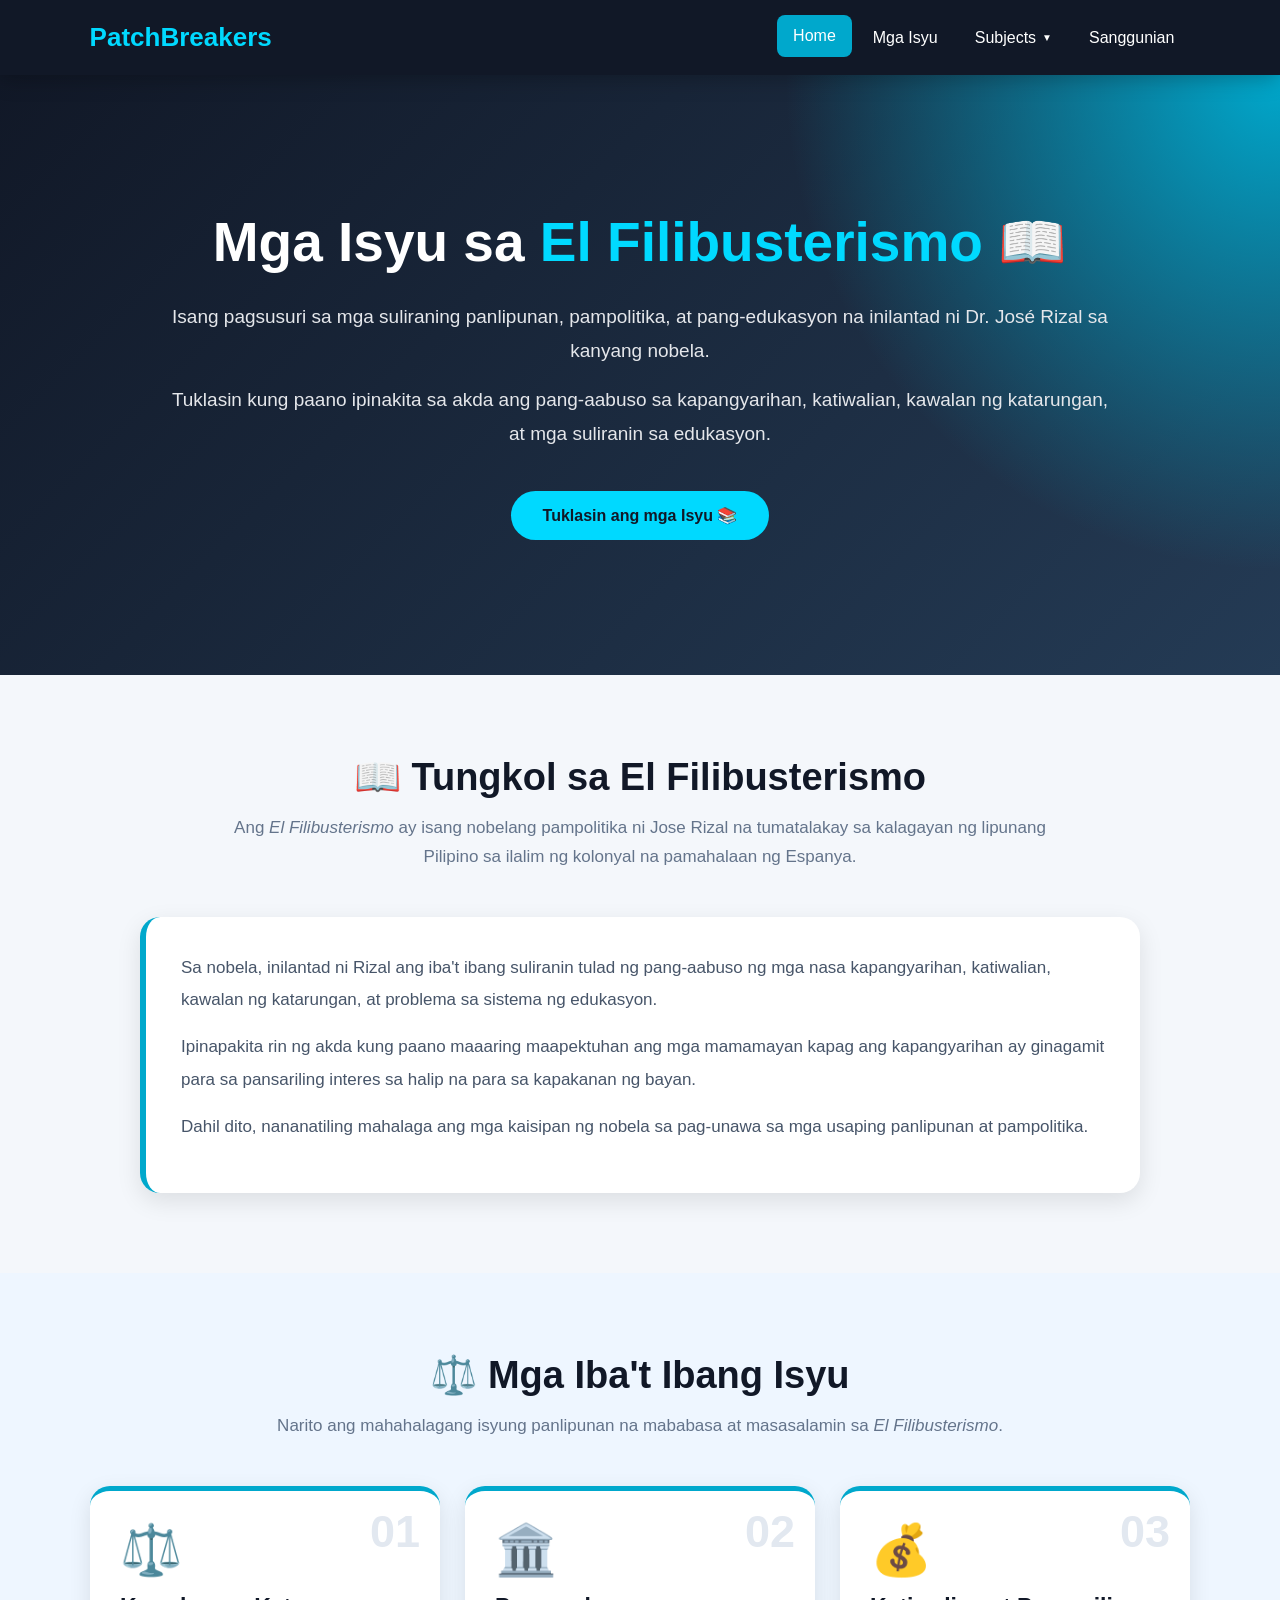
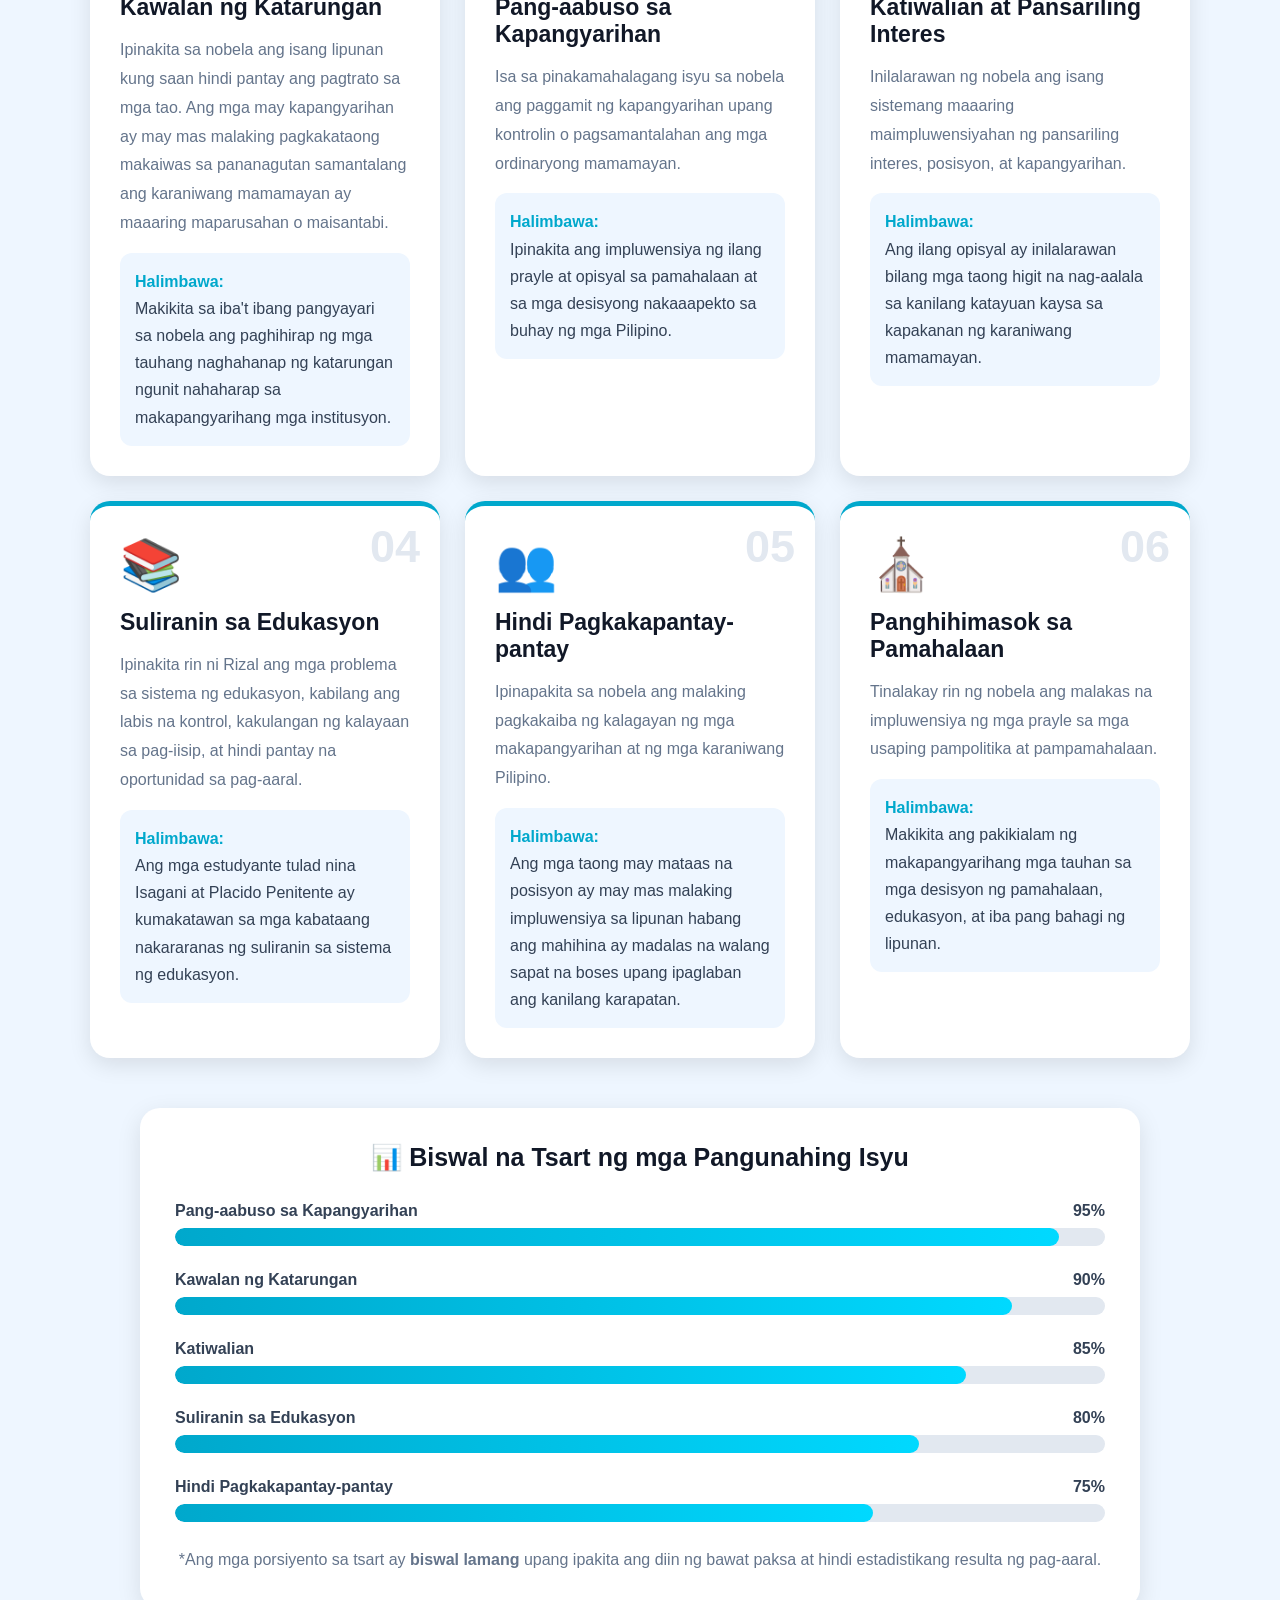
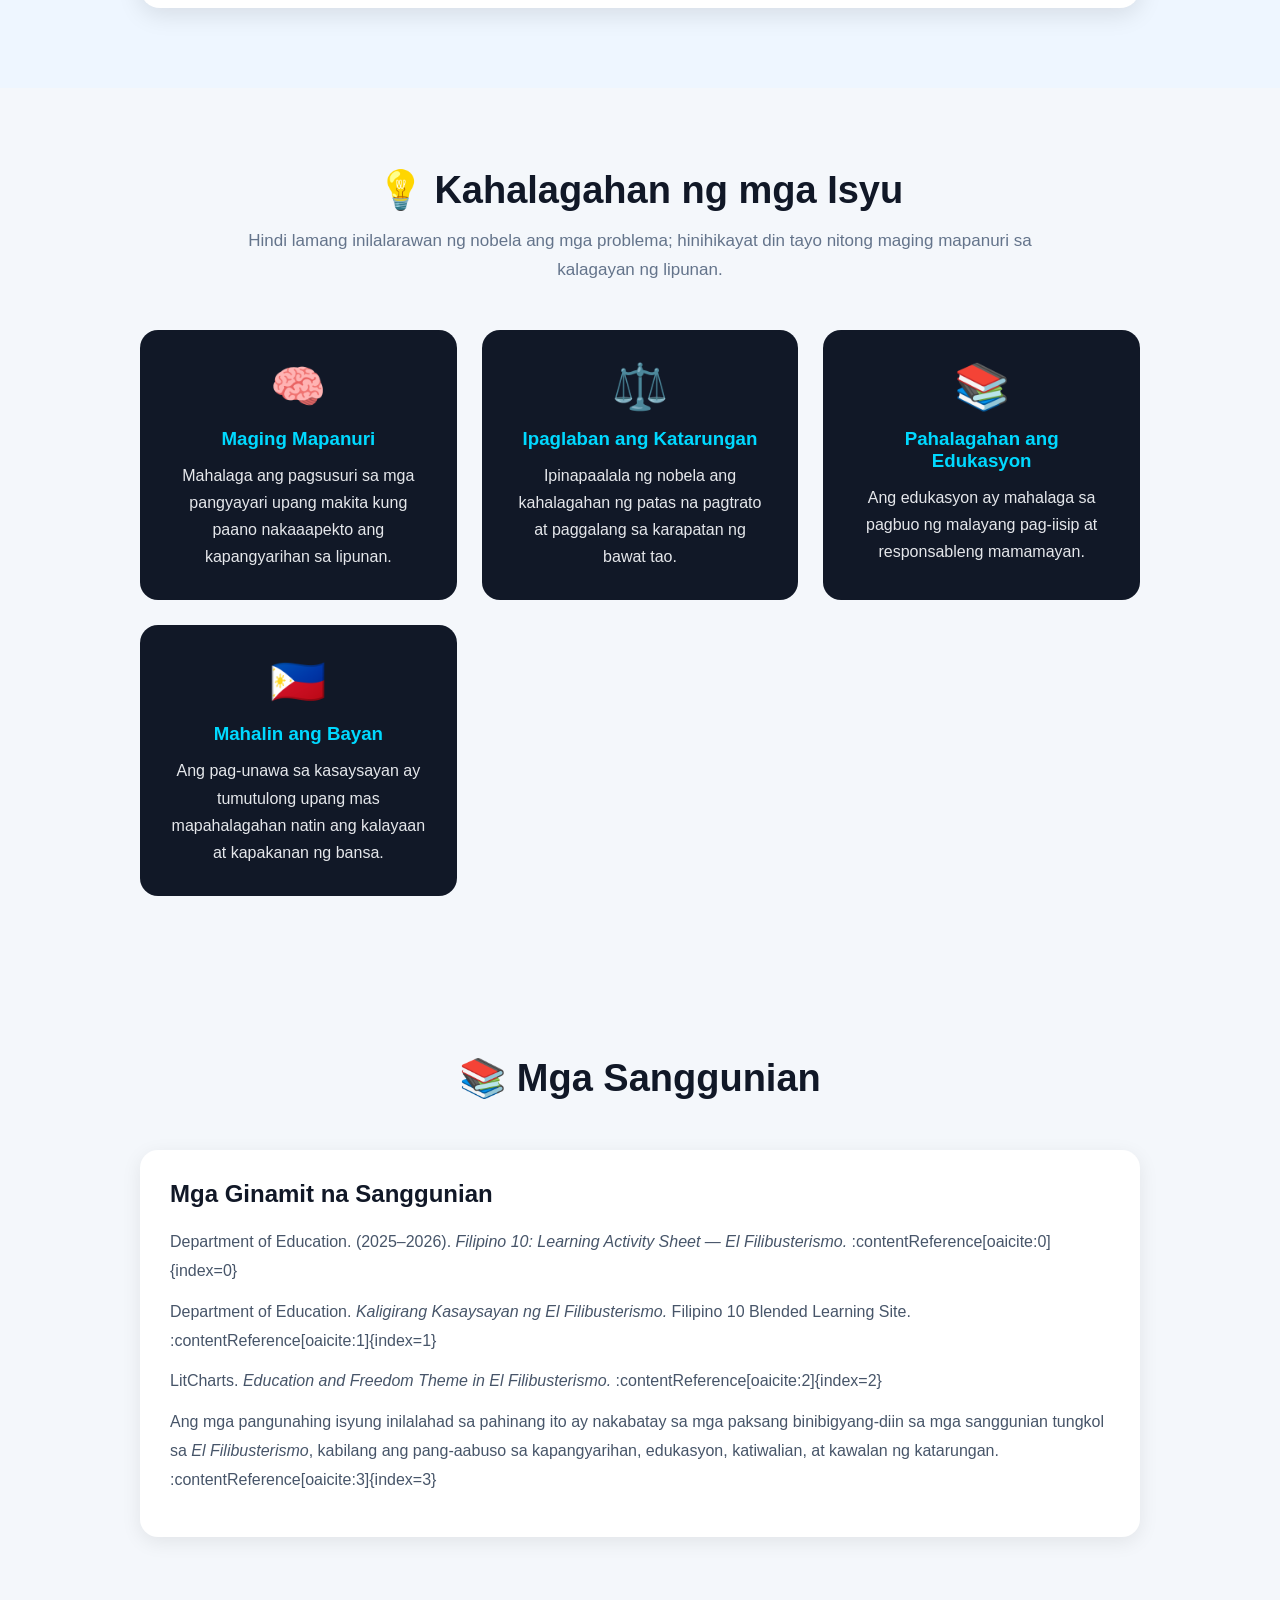
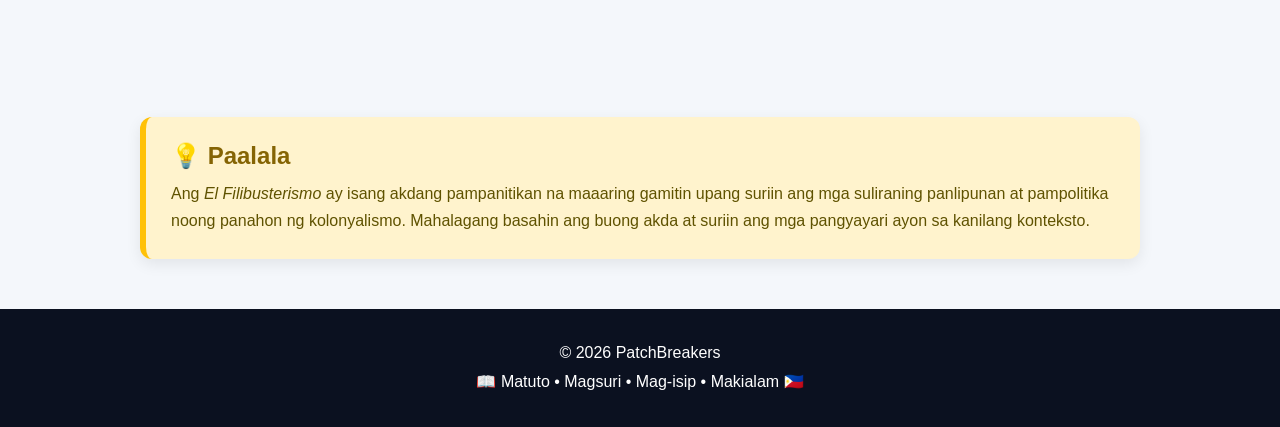
<file: filipino.html>
<!DOCTYPE html>
<html lang="tl">

<head>
  <meta charset="UTF-8">
  <meta name="viewport" content="width=device-width, initial-scale=1.0">

  <title>PatchBreakers | El Filibusterismo</title>

  <style>

    /* =========================
       GENERAL DESIGN
    ========================= */

    * {
      margin: 0;
      padding: 0;
      box-sizing: border-box;
      font-family: Arial, Helvetica, sans-serif;
    }

    html {
      scroll-behavior: smooth;
    }

    body {
      background: #f4f7fb;
      color: #222;
    }


    /* =========================
       NAVBAR
    ========================= */

    .navbar {
      width: 100%;
      height: 75px;
      padding: 0 7%;

      display: flex;
      align-items: center;
      justify-content: space-between;

      background: #111827;

      position: sticky;
      top: 0;
      z-index: 1000;

      box-shadow: 0 4px 20px rgba(0,0,0,0.25);
    }

    .logo {
      color: #00d9ff;
      text-decoration: none;

      font-size: 26px;
      font-weight: bold;

      transition: 0.3s ease;
    }

    .logo:hover {
      color: white;
      transform: scale(1.05);
    }

    .nav-menu {
      display: flex;
      align-items: center;

      list-style: none;
      gap: 5px;
    }

    .nav-item {
      position: relative;
    }

    .nav-link {
      display: flex;
      align-items: center;
      gap: 6px;

      padding: 12px 16px;

      color: white;
      text-decoration: none;

      border-radius: 8px;

      transition: 0.3s ease;
    }

    .nav-link:hover,
    .nav-link.active {
      background: #00a8cc;
      color: white;

      transform: translateY(-2px);
    }


    /* =========================
       DROPDOWN
    ========================= */

    .dropdown {
      position: absolute;

      top: calc(100% + 10px);
      left: 0;

      width: 210px;

      padding: 8px 0;

      list-style: none;

      background: #1e293b;

      border-radius: 12px;

      box-shadow: 0 10px 30px rgba(0,0,0,0.35);

      opacity: 0;
      visibility: hidden;

      transform: translateY(-15px) scale(0.95);

      transition: 0.3s ease;

      z-index: 1100;
    }

    .has-dropdown:hover .dropdown {
      opacity: 1;
      visibility: visible;

      transform: translateY(0) scale(1);
    }

    .dropdown li a {
      display: block;

      padding: 13px 18px;

      color: white;
      text-decoration: none;

      transition: 0.25s ease;
    }

    .dropdown li a:hover {
      background: #00a8cc;
      padding-left: 27px;
    }

    .arrow {
      font-size: 10px;

      transition: 0.3s ease;
    }

    .has-dropdown:hover .arrow {
      transform: rotate(180deg);
    }


    /* =========================
       HAMBURGER
    ========================= */

    .hamburger {
      display: none;
      cursor: pointer;
    }

    .hamburger span {
      display: block;

      width: 28px;
      height: 3px;

      margin: 5px;

      background: white;

      border-radius: 5px;
    }


    /* =========================
       HERO
    ========================= */

    .hero {
      min-height: 600px;

      display: flex;
      align-items: center;
      justify-content: center;

      text-align: center;

      padding: 80px 20px;

      color: white;

      background:
        radial-gradient(
          circle at top right,
          #00a8cc,
          transparent 35%
        ),
        linear-gradient(
          135deg,
          #111827,
          #243b55
        );
    }

    .hero-content {
      max-width: 950px;

      animation: appear 1s ease;
    }

    @keyframes appear {

      from {
        opacity: 0;
        transform: translateY(30px);
      }

      to {
        opacity: 1;
        transform: translateY(0);
      }

    }

    .hero h1 {
      font-size: 55px;

      margin-bottom: 25px;
    }

    .hero h1 span {
      color: #00d9ff;
    }

    .hero p {
      font-size: 19px;

      line-height: 1.8;

      color: #e5e7eb;

      margin-bottom: 15px;
    }

    .hero-button {
      display: inline-block;

      margin-top: 25px;

      padding: 15px 32px;

      background: #00d9ff;

      color: #111827;

      text-decoration: none;

      font-weight: bold;

      border-radius: 30px;

      transition: 0.3s ease;
    }

    .hero-button:hover {
      background: white;

      transform:
        translateY(-5px)
        scale(1.05);
    }


    /* =========================
       INTRODUCTION
    ========================= */

    .section {
      padding: 80px 7%;
    }

    .section-title {
      text-align: center;

      font-size: 38px;

      color: #111827;

      margin-bottom: 15px;
    }

    .section-description {
      text-align: center;

      color: #64748b;

      font-size: 17px;

      line-height: 1.7;

      max-width: 850px;

      margin: 0 auto 45px;
    }

    .intro-box {
      max-width: 1000px;

      margin: auto;

      padding: 35px;

      background: white;

      border-radius: 20px;

      box-shadow:
        0 8px 25px rgba(0,0,0,0.10);

      border-left: 6px solid #00a8cc;
    }

    .intro-box p {
      line-height: 1.9;

      color: #475569;

      font-size: 17px;

      margin-bottom: 15px;
    }


    /* =========================
       ISSUE CHART
    ========================= */

    .issues-section {
      background: #eef6ff;
    }

    .issues-container {
      max-width: 1100px;

      margin: auto;

      display: grid;

      grid-template-columns:
        repeat(auto-fit, minmax(300px, 1fr));

      gap: 25px;
    }

    .issue-card {
      background: white;

      border-radius: 20px;

      padding: 30px;

      box-shadow:
        0 7px 22px rgba(0,0,0,0.10);

      border-top: 5px solid #00a8cc;

      transition: 0.35s ease;

      position: relative;

      overflow: hidden;
    }

    .issue-card:hover {
      transform:
        translateY(-10px)
        scale(1.02);

      box-shadow:
        0 15px 35px rgba(0,0,0,0.15);
    }

    .issue-number {
      position: absolute;

      right: 20px;
      top: 15px;

      font-size: 45px;

      font-weight: bold;

      color: #e2e8f0;
    }

    .issue-icon {
      font-size: 50px;

      margin-bottom: 15px;
    }

    .issue-card h3 {
      color: #111827;

      font-size: 23px;

      margin-bottom: 15px;
    }

    .issue-card p {
      color: #64748b;

      line-height: 1.8;

      text-align: left;

      margin-bottom: 15px;
    }

    .issue-example {
      background: #eef6ff;

      padding: 15px;

      border-radius: 12px;

      color: #334155;

      line-height: 1.7;

      text-align: left;
    }

    .issue-example strong {
      color: #00a8cc;
    }


    /* =========================
       VISUAL CHART
    ========================= */

    .chart-box {
      max-width: 1000px;

      margin: 50px auto 0;

      background: white;

      padding: 35px;

      border-radius: 20px;

      box-shadow:
        0 7px 25px rgba(0,0,0,0.10);
    }

    .chart-title {
      text-align: center;

      font-size: 25px;

      color: #111827;

      margin-bottom: 30px;
    }

    .bar {
      margin-bottom: 25px;
    }

    .bar-label {
      display: flex;

      justify-content: space-between;

      margin-bottom: 8px;

      font-weight: bold;

      color: #334155;
    }

    .bar-background {
      width: 100%;

      height: 18px;

      background: #e2e8f0;

      border-radius: 20px;

      overflow: hidden;
    }

    .bar-fill {
      height: 100%;

      background:
        linear-gradient(
          90deg,
          #00a8cc,
          #00d9ff
        );

      border-radius: 20px;

      animation: growBar 1.5s ease;
    }

    @keyframes growBar {

      from {
        width: 0;
      }

    }

    .bar1 {
      width: 95%;
    }

    .bar2 {
      width: 90%;
    }

    .bar3 {
      width: 85%;
    }

    .bar4 {
      width: 80%;
    }

    .bar5 {
      width: 75%;
    }


    /* =========================
       KAHALAGAHAN
    ========================= */

    .importance {
      max-width: 1000px;

      margin: auto;

      display: grid;

      grid-template-columns:
        repeat(auto-fit, minmax(250px, 1fr));

      gap: 25px;
    }

    .importance-card {
      background: #111827;

      color: white;

      padding: 30px;

      border-radius: 18px;

      text-align: center;

      transition: 0.3s ease;
    }

    .importance-card:hover {
      transform: translateY(-8px);

      background: #243b55;
    }

    .importance-card .icon {
      font-size: 45px;

      margin-bottom: 15px;
    }

    .importance-card h3 {
      color: #00d9ff;

      margin-bottom: 12px;
    }

    .importance-card p {
      line-height: 1.7;

      color: #e5e7eb;
    }


    /* =========================
       CITATIONS
    ========================= */

    .references {
      max-width: 1000px;

      margin: 50px auto;

      padding: 30px;

      background: white;

      border-radius: 18px;

      box-shadow:
        0 5px 20px rgba(0,0,0,0.08);
    }

    .references h2 {
      color: #111827;

      margin-bottom: 20px;
    }

    .references p {
      color: #475569;

      line-height: 1.8;

      margin-bottom: 12px;
    }

    .references a {
      color: #008bb0;

      word-break: break-word;
    }


    /* =========================
       SAFETY / REMINDER
    ========================= */

    .reminder {
      max-width: 1000px;

      margin: 50px auto;

      padding: 25px;

      background: #fff3cd;

      border-left: 6px solid #ffc107;

      border-radius: 12px;

      box-shadow:
        0 5px 15px rgba(0,0,0,0.08);
    }

    .reminder h2 {
      color: #856404;

      margin-bottom: 10px;
    }

    .reminder p {
      color: #5f5200;

      line-height: 1.7;
    }


    /* =========================
       FOOTER
    ========================= */

    footer {
      padding: 30px;

      text-align: center;

      background: #0b1120;

      color: white;

      line-height: 1.8;
    }


    /* =========================
       MOBILE
    ========================= */

    @media (max-width: 768px) {

      .navbar {
        height: 70px;
      }

      .hamburger {
        display: block;
      }

      .nav-menu {
        position: absolute;

        top: 70px;
        left: 0;

        width: 100%;

        padding: 15px 0;

        display: none;

        flex-direction: column;

        background: #111827;
      }

      .nav-menu.show {
        display: flex;
      }

      .nav-item {
        width: 100%;

        text-align: center;
      }

      .nav-link {
        justify-content: center;

        width: 100%;
      }

      .dropdown {
        position: static;

        width: 90%;

        margin: 5px auto;

        display: none;

        opacity: 1;

        visibility: visible;

        transform: none;

        box-shadow: none;
      }

      .has-dropdown:hover .dropdown {
        display: block;
      }

      .hero {
        min-height: 550px;
      }

      .hero h1 {
        font-size: 38px;
      }

      .hero p {
        font-size: 16px;
      }

      .section-title {
        font-size: 30px;
      }

      .issues-container {
        grid-template-columns: 1fr;
      }

    }

  </style>
</head>


<body>


  <!-- =========================
       NAVBAR
  ========================= -->

  <nav class="navbar">

    <a href="index.html" class="logo">
      PatchBreakers
    </a>

    <div class="hamburger" id="hamburger">

      <span></span>
      <span></span>
      <span></span>

    </div>

    <ul class="nav-menu" id="navMenu">

      <li class="nav-item">
        <a href="#home" class="nav-link active">
          Home
        </a>
      </li>

      <li class="nav-item">
        <a href="#issues" class="nav-link">
          Mga Isyu
        </a>
      </li>

      <li class="nav-item has-dropdown">

        <a href="#" class="nav-link">
          Subjects
          <span class="arrow">▼</span>
        </a>

        <ul class="dropdown">

          <li>
            <a href="aralpan.html">
              🌏 Aral.pan
            </a>
          </li>

          <li>
            <a href="filipino.html">
              📚 Filipino
            </a>
          </li>

          <li>
            <a href="MAPEH.html">
              🎨 MAPEH
            </a>
          </li>

          <li>
            <a href="robotics.html">
              🤖 Robotics
            </a>
          </li>

          <li>
            <a href="science.html">
              🔬 Science
            </a>
          </li>

        </ul>

      </li>

      <li class="nav-item">

        <a href="#references" class="nav-link">
          Sanggunian
        </a>

      </li>

    </ul>

  </nav>



  <!-- =========================
       HERO
  ========================= -->

  <section class="hero" id="home">

    <div class="hero-content">

      <h1>
        Mga Isyu sa
        <span>El Filibusterismo</span> 📖
      </h1>

      <p>
        Isang pagsusuri sa mga suliraning panlipunan,
        pampolitika, at pang-edukasyon na inilantad
        ni Dr. José Rizal sa kanyang nobela.
      </p>

      <p>
        Tuklasin kung paano ipinakita sa akda ang
        pang-aabuso sa kapangyarihan, katiwalian,
        kawalan ng katarungan, at mga suliranin sa edukasyon.
      </p>

      <a href="#issues" class="hero-button">
        Tuklasin ang mga Isyu 📚
      </a>

    </div>

  </section>



  <!-- =========================
       PANIMULA
  ========================= -->

  <section class="section">

    <h2 class="section-title">
      📖 Tungkol sa El Filibusterismo
    </h2>

    <p class="section-description">
      Ang <i>El Filibusterismo</i> ay isang nobelang pampolitika
      ni Jose Rizal na tumatalakay sa kalagayan ng lipunang
      Pilipino sa ilalim ng kolonyal na pamahalaan ng Espanya.
    </p>

    <div class="intro-box">

      <p>
        Sa nobela, inilantad ni Rizal ang iba't ibang suliranin
        tulad ng pang-aabuso ng mga nasa kapangyarihan,
        katiwalian, kawalan ng katarungan, at problema sa
        sistema ng edukasyon.
      </p>

      <p>
        Ipinapakita rin ng akda kung paano maaaring maapektuhan
        ang mga mamamayan kapag ang kapangyarihan ay ginagamit
        para sa pansariling interes sa halip na para sa kapakanan
        ng bayan.
      </p>

      <p>
        Dahil dito, nananatiling mahalaga ang mga kaisipan ng
        nobela sa pag-unawa sa mga usaping panlipunan at
        pampolitika.
      </p>

    </div>

  </section>



  <!-- =========================
       MGA ISYU
  ========================= -->

  <section class="section issues-section" id="issues">

    <h2 class="section-title">
      ⚖️ Mga Iba't Ibang Isyu
    </h2>

    <p class="section-description">
      Narito ang mahahalagang isyung panlipunan na
      mababasa at masasalamin sa <i>El Filibusterismo</i>.
    </p>


    <div class="issues-container">


      <!-- ISYU 1 -->

      <div class="issue-card">

        <div class="issue-number">
          01
        </div>

        <div class="issue-icon">
          ⚖️
        </div>

        <h3>
          Kawalan ng Katarungan
        </h3>

        <p>
          Ipinakita sa nobela ang isang lipunan kung saan
          hindi pantay ang pagtrato sa mga tao. Ang mga
          may kapangyarihan ay may mas malaking pagkakataong
          makaiwas sa pananagutan samantalang ang karaniwang
          mamamayan ay maaaring maparusahan o maisantabi.
        </p>

        <div class="issue-example">

          <strong>Halimbawa:</strong><br>

          Makikita sa iba't ibang pangyayari sa nobela
          ang paghihirap ng mga tauhang naghahanap ng
          katarungan ngunit nahaharap sa makapangyarihang
          mga institusyon.

        </div>

      </div>



      <!-- ISYU 2 -->

      <div class="issue-card">

        <div class="issue-number">
          02
        </div>

        <div class="issue-icon">
          🏛️
        </div>

        <h3>
          Pang-aabuso sa Kapangyarihan
        </h3>

        <p>
          Isa sa pinakamahalagang isyu sa nobela ang paggamit
          ng kapangyarihan upang kontrolin o pagsamantalahan
          ang mga ordinaryong mamamayan.
        </p>

        <div class="issue-example">

          <strong>Halimbawa:</strong><br>

          Ipinakita ang impluwensiya ng ilang prayle at
          opisyal sa pamahalaan at sa mga desisyong
          nakaaapekto sa buhay ng mga Pilipino.

        </div>

      </div>



      <!-- ISYU 3 -->

      <div class="issue-card">

        <div class="issue-number">
          03
        </div>

        <div class="issue-icon">
          💰
        </div>

        <h3>
          Katiwalian at Pansariling Interes
        </h3>

        <p>
          Inilalarawan ng nobela ang isang sistemang
          maaaring maimpluwensiyahan ng pansariling
          interes, posisyon, at kapangyarihan.
        </p>

        <div class="issue-example">

          <strong>Halimbawa:</strong><br>

          Ang ilang opisyal ay inilalarawan bilang mga
          taong higit na nag-aalala sa kanilang katayuan
          kaysa sa kapakanan ng karaniwang mamamayan.

        </div>

      </div>



      <!-- ISYU 4 -->

      <div class="issue-card">

        <div class="issue-number">
          04
        </div>

        <div class="issue-icon">
          📚
        </div>

        <h3>
          Suliranin sa Edukasyon
        </h3>

        <p>
          Ipinakita rin ni Rizal ang mga problema sa sistema
          ng edukasyon, kabilang ang labis na kontrol,
          kakulangan ng kalayaan sa pag-iisip, at hindi
          pantay na oportunidad sa pag-aaral.
        </p>

        <div class="issue-example">

          <strong>Halimbawa:</strong><br>

          Ang mga estudyante tulad nina Isagani at Placido
          Penitente ay kumakatawan sa mga kabataang
          nakararanas ng suliranin sa sistema ng edukasyon.

        </div>

      </div>



      <!-- ISYU 5 -->

      <div class="issue-card">

        <div class="issue-number">
          05
        </div>

        <div class="issue-icon">
          👥
        </div>

        <h3>
          Hindi Pagkakapantay-pantay
        </h3>

        <p>
          Ipinapakita sa nobela ang malaking pagkakaiba
          ng kalagayan ng mga makapangyarihan at ng
          mga karaniwang Pilipino.
        </p>

        <div class="issue-example">

          <strong>Halimbawa:</strong><br>

          Ang mga taong may mataas na posisyon ay may
          mas malaking impluwensiya sa lipunan habang
          ang mahihina ay madalas na walang sapat na
          boses upang ipaglaban ang kanilang karapatan.

        </div>

      </div>



      <!-- ISYU 6 -->

      <div class="issue-card">

        <div class="issue-number">
          06
        </div>

        <div class="issue-icon">
          ⛪
        </div>

        <h3>
          Panghihimasok sa Pamahalaan
        </h3>

        <p>
          Tinalakay rin ng nobela ang malakas na impluwensiya
          ng mga prayle sa mga usaping pampolitika at
          pampamahalaan.
        </p>

        <div class="issue-example">

          <strong>Halimbawa:</strong><br>

          Makikita ang pakikialam ng makapangyarihang
          mga tauhan sa mga desisyon ng pamahalaan,
          edukasyon, at iba pang bahagi ng lipunan.

        </div>

      </div>

    </div>



    <!-- =========================
         VISUAL CHART
    ========================= -->

    <div class="chart-box">

      <h3 class="chart-title">
        📊 Biswal na Tsart ng mga Pangunahing Isyu
      </h3>


      <div class="bar">

        <div class="bar-label">

          <span>
            Pang-aabuso sa Kapangyarihan
          </span>

          <span>
            95%
          </span>

        </div>

        <div class="bar-background">

          <div class="bar-fill bar1"></div>

        </div>

      </div>


      <div class="bar">

        <div class="bar-label">

          <span>
            Kawalan ng Katarungan
          </span>

          <span>
            90%
          </span>

        </div>

        <div class="bar-background">

          <div class="bar-fill bar2"></div>

        </div>

      </div>


      <div class="bar">

        <div class="bar-label">

          <span>
            Katiwalian
          </span>

          <span>
            85%
          </span>

        </div>

        <div class="bar-background">

          <div class="bar-fill bar3"></div>

        </div>

      </div>


      <div class="bar">

        <div class="bar-label">

          <span>
            Suliranin sa Edukasyon
          </span>

          <span>
            80%
          </span>

        </div>

        <div class="bar-background">

          <div class="bar-fill bar4"></div>

        </div>

      </div>


      <div class="bar">

        <div class="bar-label">

          <span>
            Hindi Pagkakapantay-pantay
          </span>

          <span>
            75%
          </span>

        </div>

        <div class="bar-background">

          <div class="bar-fill bar5"></div>

        </div>

      </div>


      <p style="
        text-align:center;
        margin-top:25px;
        color:#64748b;
        line-height:1.6;
      ">

        *Ang mga porsiyento sa tsart ay
        <strong>biswal lamang</strong> upang ipakita
        ang diin ng bawat paksa at hindi estadistikang
        resulta ng pag-aaral.

      </p>

    </div>

  </section>



  <!-- =========================
       KAHALAGAHAN
  ========================= -->

  <section class="section">

    <h2 class="section-title">
      💡 Kahalagahan ng mga Isyu
    </h2>

    <p class="section-description">
      Hindi lamang inilalarawan ng nobela ang mga problema;
      hinihikayat din tayo nitong maging mapanuri sa
      kalagayan ng lipunan.
    </p>


    <div class="importance">


      <div class="importance-card">

        <div class="icon">
          🧠
        </div>

        <h3>
          Maging Mapanuri
        </h3>

        <p>
          Mahalaga ang pagsusuri sa mga pangyayari
          upang makita kung paano nakaaapekto ang
          kapangyarihan sa lipunan.
        </p>

      </div>


      <div class="importance-card">

        <div class="icon">
          ⚖️
        </div>

        <h3>
          Ipaglaban ang Katarungan
        </h3>

        <p>
          Ipinapaalala ng nobela ang kahalagahan
          ng patas na pagtrato at paggalang sa
          karapatan ng bawat tao.
        </p>

      </div>


      <div class="importance-card">

        <div class="icon">
          📚
        </div>

        <h3>
          Pahalagahan ang Edukasyon
        </h3>

        <p>
          Ang edukasyon ay mahalaga sa pagbuo ng
          malayang pag-iisip at responsableng
          mamamayan.
        </p>

      </div>


      <div class="importance-card">

        <div class="icon">
          🇵🇭
        </div>

        <h3>
          Mahalin ang Bayan
        </h3>

        <p>
          Ang pag-unawa sa kasaysayan ay tumutulong
          upang mas mapahalagahan natin ang kalayaan
          at kapakanan ng bansa.
        </p>

      </div>

    </div>

  </section>



  <!-- =========================
       SANGGUNIAN
  ========================= -->

  <section class="section" id="references">

    <h2 class="section-title">
      📚 Mga Sanggunian
    </h2>

    <div class="references">

      <h2>
        Mga Ginamit na Sanggunian
      </h2>

      <p>
        Department of Education. (2025–2026).
        <i>Filipino 10: Learning Activity Sheet —
        El Filibusterismo.</i>
        :contentReference[oaicite:0]{index=0}
      </p>

      <p>
        Department of Education.
        <i>Kaligirang Kasaysayan ng El Filibusterismo.</i>
        Filipino 10 Blended Learning Site.
        :contentReference[oaicite:1]{index=1}
      </p>

      <p>
        LitCharts.
        <i>Education and Freedom Theme in
        El Filibusterismo.</i>
        :contentReference[oaicite:2]{index=2}
      </p>

      <p>
        Ang mga pangunahing isyung inilalahad sa pahinang ito
        ay nakabatay sa mga paksang binibigyang-diin sa mga
        sanggunian tungkol sa <i>El Filibusterismo</i>,
        kabilang ang pang-aabuso sa kapangyarihan,
        edukasyon, katiwalian, at kawalan ng katarungan.
        :contentReference[oaicite:3]{index=3}
      </p>

    </div>

  </section>



  <!-- =========================
       REMINDER
  ========================= -->

  <div class="reminder">

    <h2>
      💡 Paalala
    </h2>

    <p>
      Ang <i>El Filibusterismo</i> ay isang akdang
      pampanitikan na maaaring gamitin upang suriin
      ang mga suliraning panlipunan at pampolitika
      noong panahon ng kolonyalismo. Mahalagang basahin
      ang buong akda at suriin ang mga pangyayari
      ayon sa kanilang konteksto.
    </p>

  </div>



  <!-- =========================
       FOOTER
  ========================= -->

  <footer>

    <p>
      © 2026 PatchBreakers
    </p>

    <p>
      📖 Matuto • Magsuri • Mag-isip • Makialam 🇵🇭
    </p>

  </footer>



  <!-- =========================
       JAVASCRIPT
  ========================= -->

  <script>

    const hamburger =
      document.getElementById("hamburger");

    const navMenu =
      document.getElementById("navMenu");


    hamburger.addEventListener(
      "click",
      function () {

        navMenu.classList.toggle("show");

      }
    );


    // Close mobile menu after clicking a link

    const navLinks =
      document.querySelectorAll(".nav-link");

    navLinks.forEach(function(link) {

      link.addEventListener("click", function() {

        if (
          window.innerWidth <= 768
        ) {

          navMenu.classList.remove("show");

        }

      });

    });

  </script>


</body>
</html>
</file>
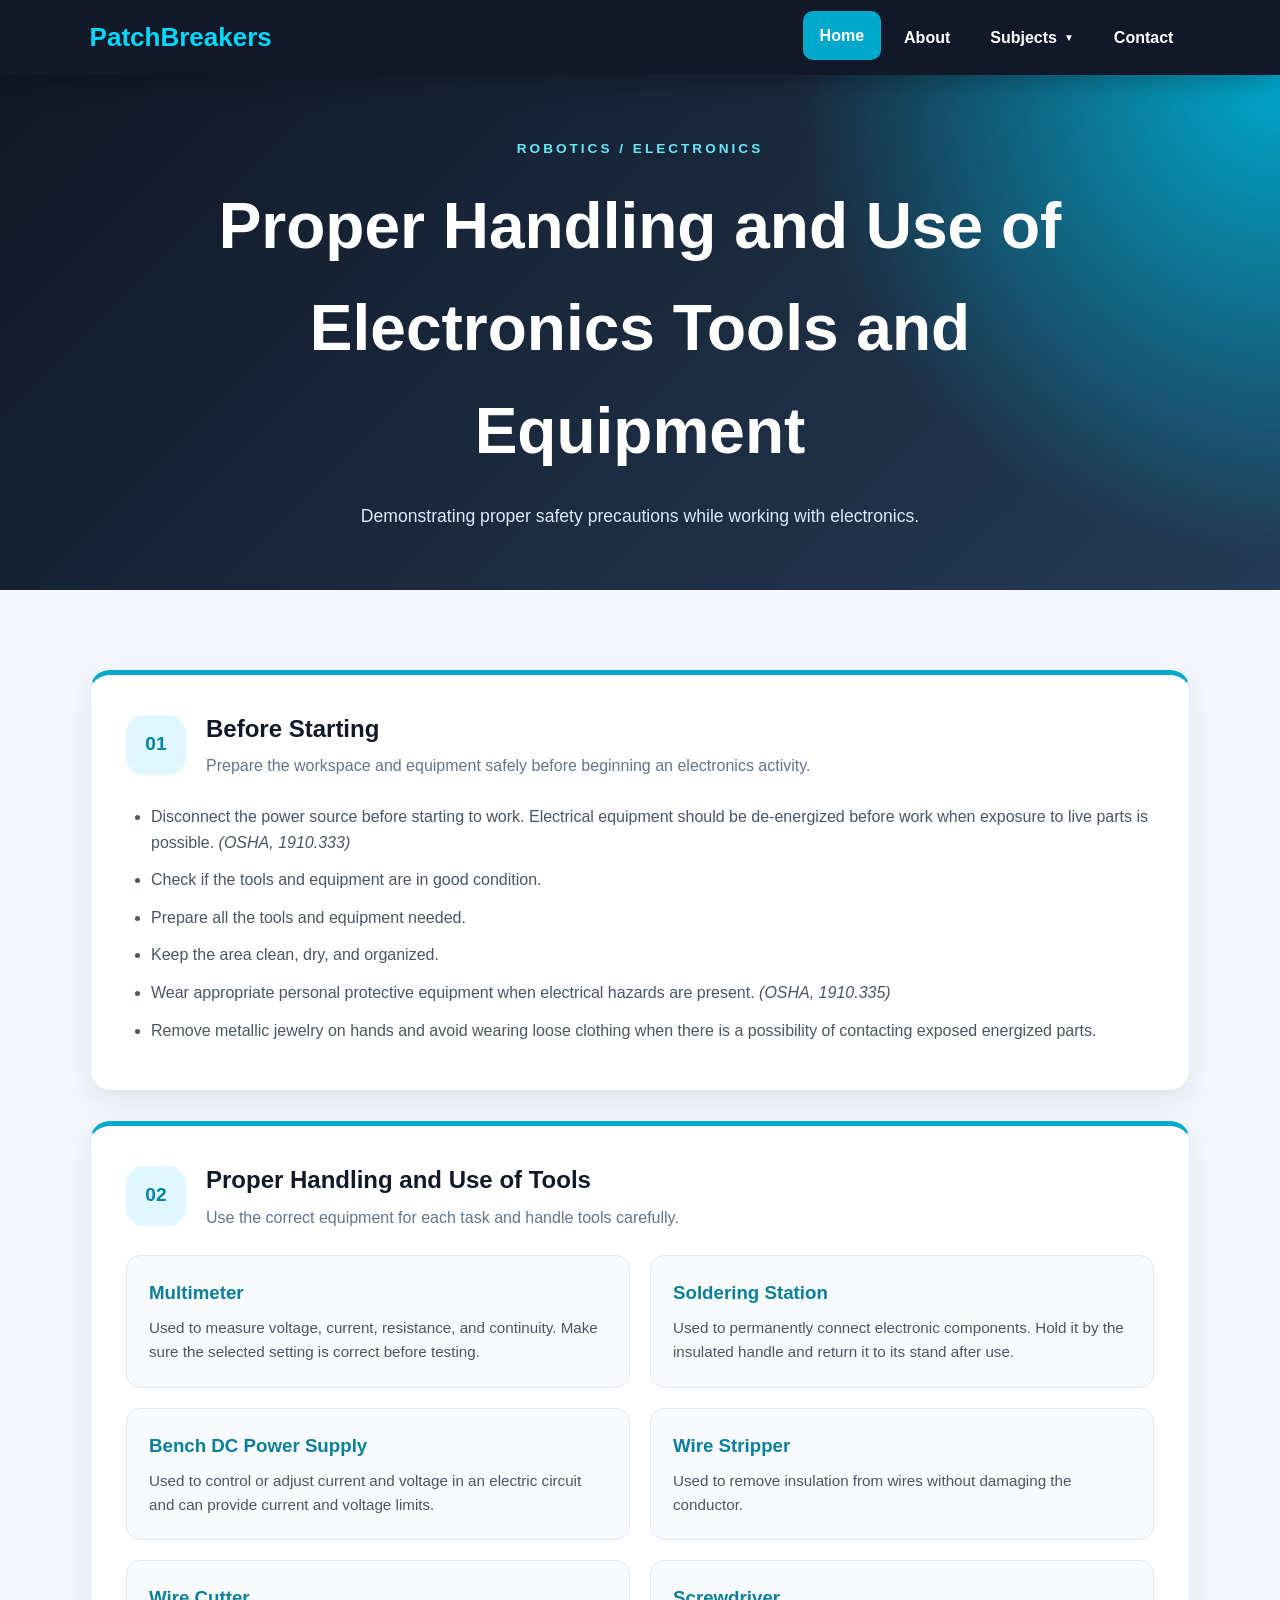
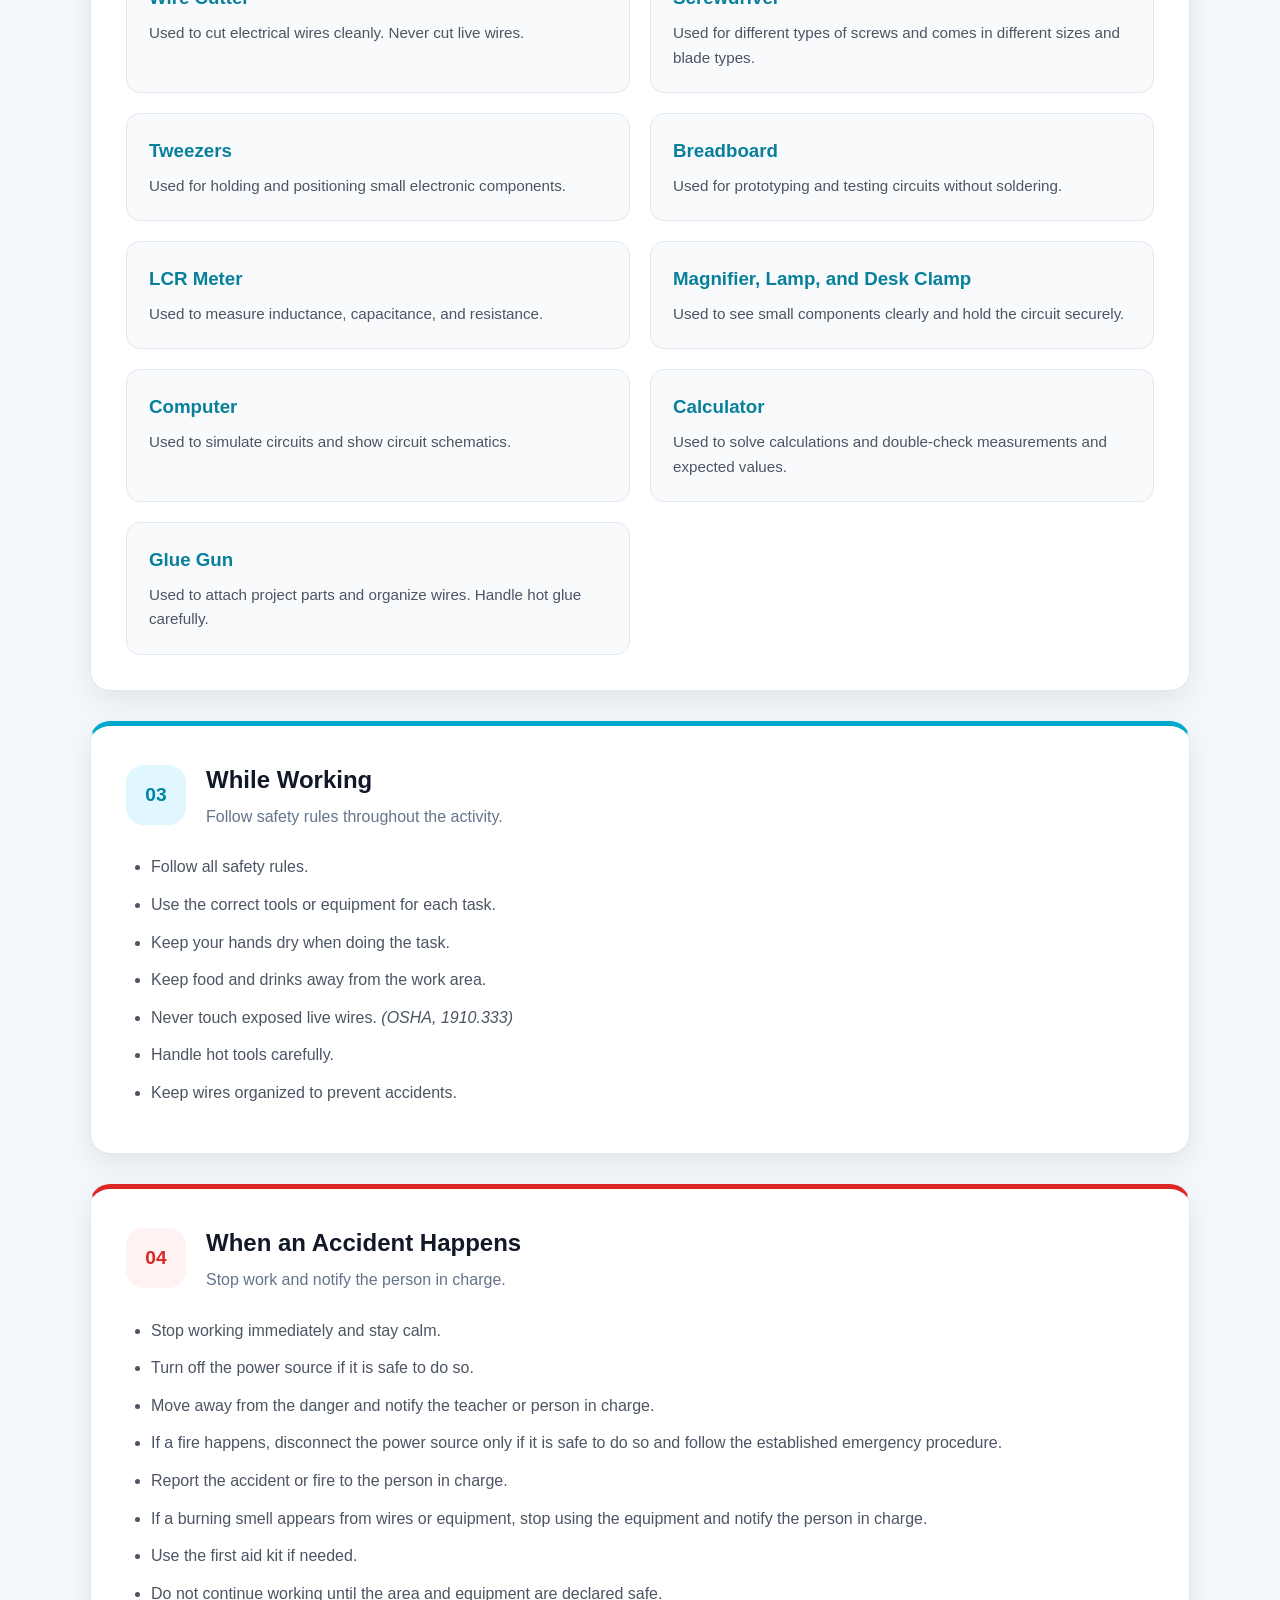
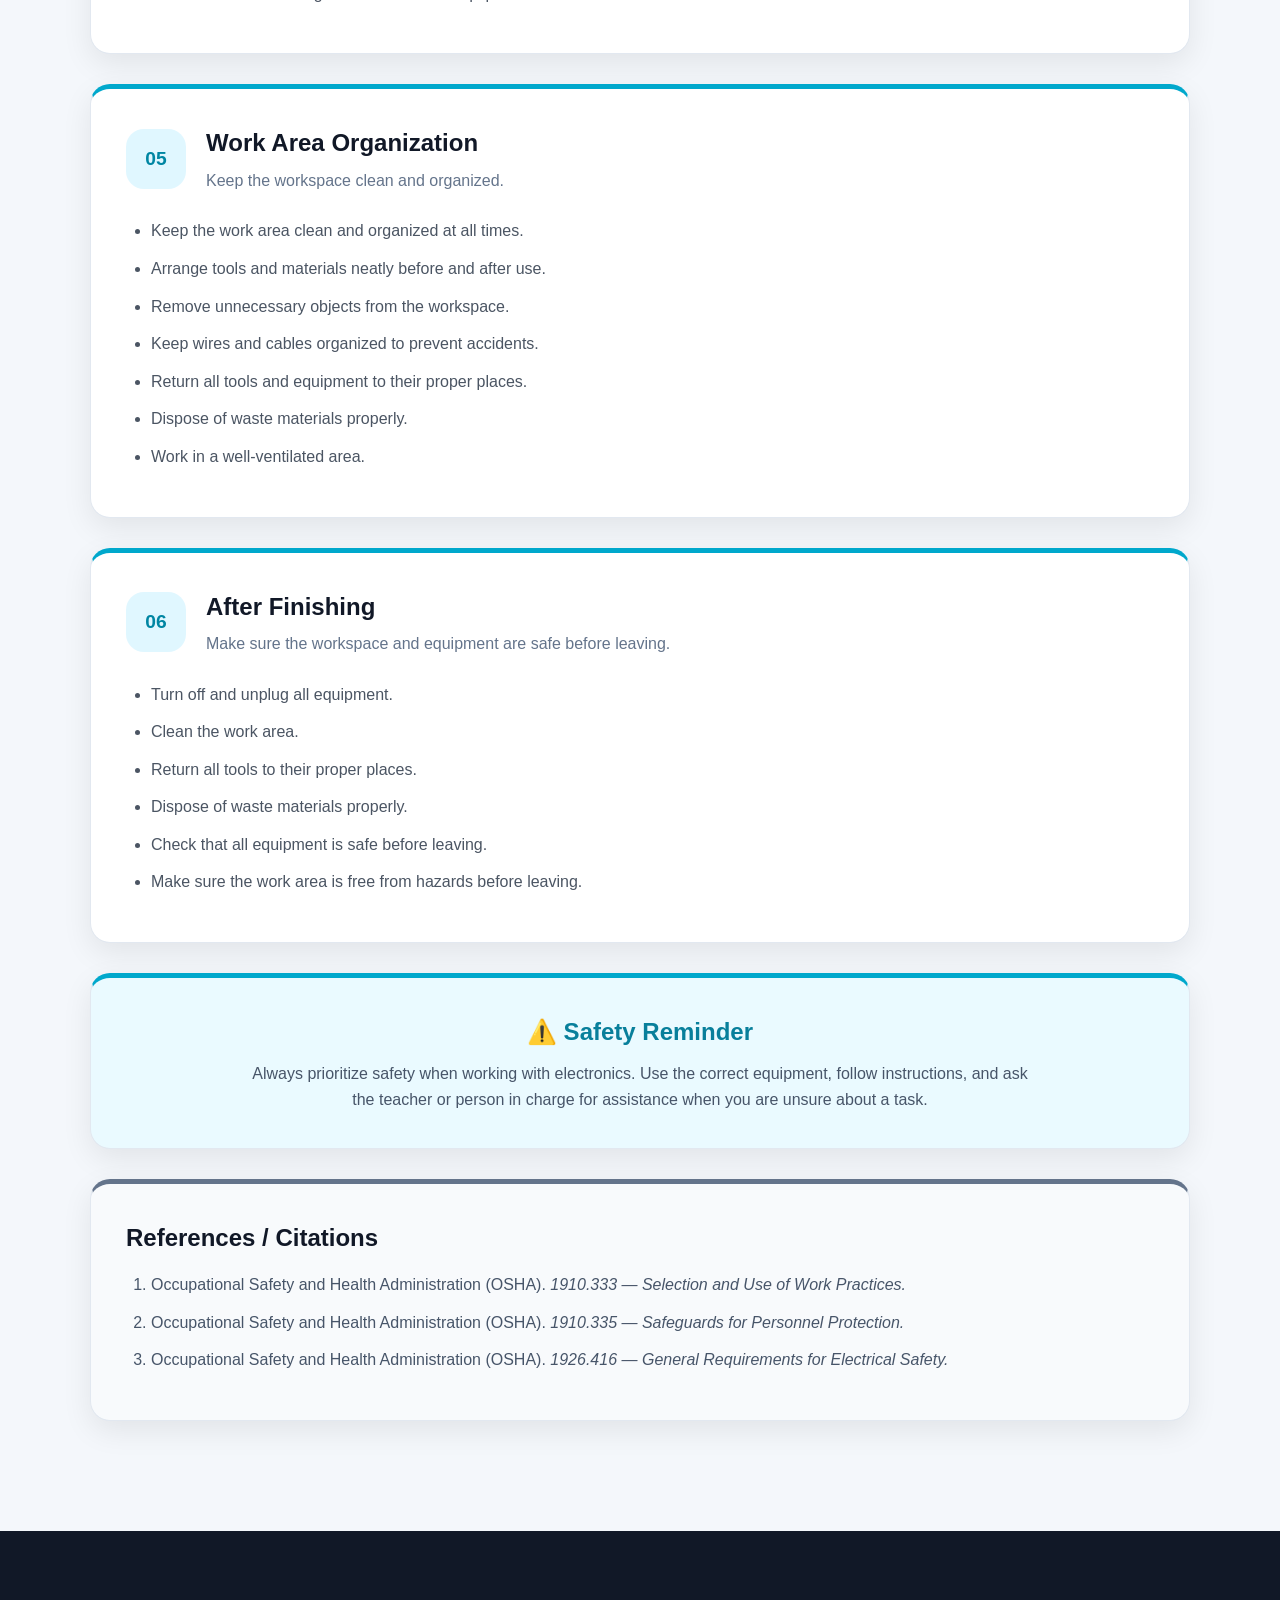
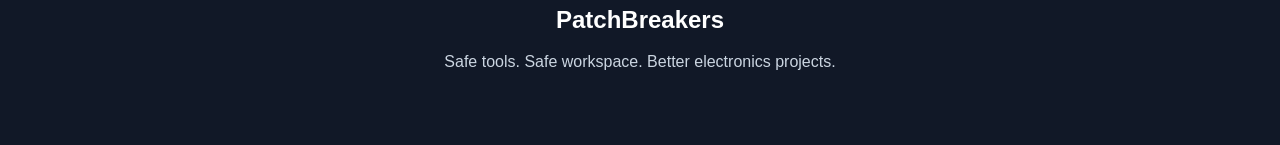
<file: robotics.html>
<!DOCTYPE html>
<html lang="en">

<head>
  <meta charset="UTF-8">
  <meta name="viewport" content="width=device-width, initial-scale=1.0">

  <title>PatchBreakers | Electronics Safety</title>

  <style>
*{margin:0;padding:0;box-sizing:border-box}
html{scroll-behavior:smooth}
body{
  font-family:Arial,Helvetica,sans-serif;
  background:#f4f7fb;
  color:#222;
  line-height:1.6;
}

/* ===== MODERN NAVBAR ===== */
.navbar{
  width:100%;
  min-height:75px;
  padding:0 7%;
  display:flex;
  align-items:center;
  justify-content:space-between;
  background:#111827;
  position:sticky;
  top:0;
  z-index:1000;
  box-shadow:0 6px 25px rgba(0,0,0,.25);
}
.logo{
  color:#00d9ff;
  text-decoration:none;
  font-size:26px;
  font-weight:800;
  transition:.3s ease;
}
.logo:hover{color:white;transform:scale(1.05)}
.nav-menu{
  display:flex;
  align-items:center;
  list-style:none;
  gap:6px;
}
.nav-item{position:relative}
.nav-link{
  display:flex;
  align-items:center;
  gap:7px;
  padding:12px 17px;
  color:white;
  text-decoration:none;
  border-radius:10px;
  font-weight:600;
  transition:.3s ease;
}
.nav-link:hover,.nav-link.active{
  background:#00a8cc;
  color:white;
  transform:translateY(-2px);
}

/* ===== ANIMATED DROPDOWN ===== */
.dropdown{
  position:absolute;
  top:calc(100% + 10px);
  left:0;
  width:220px;
  padding:8px 0;
  list-style:none;
  background:#1e293b;
  border:1px solid rgba(255,255,255,.08);
  border-radius:14px;
  box-shadow:0 15px 35px rgba(0,0,0,.35);
  opacity:0;
  visibility:hidden;
  transform:translateY(-12px) scale(.96);
  transform-origin:top center;
  transition:opacity .25s ease,transform .25s ease,visibility .25s ease;
}
.has-dropdown:hover .dropdown,
.has-dropdown.open .dropdown{
  opacity:1;
  visibility:visible;
  transform:translateY(0) scale(1);
}
.dropdown li{
  opacity:0;
  transform:translateX(-14px);
}
.has-dropdown:hover .dropdown li,
.has-dropdown.open .dropdown li{
  animation:dropdownItem .3s ease forwards;
}
.dropdown li:nth-child(1){animation-delay:.04s}
.dropdown li:nth-child(2){animation-delay:.08s}
.dropdown li:nth-child(3){animation-delay:.12s}
.dropdown li:nth-child(4){animation-delay:.16s}
.dropdown li:nth-child(5){animation-delay:.20s}
@keyframes dropdownItem{
  from{opacity:0;transform:translateX(-14px)}
  to{opacity:1;transform:translateX(0)}
}
.dropdown li a{
  display:block;
  padding:13px 18px;
  color:white;
  text-decoration:none;
  transition:.25s ease;
}
.dropdown li a:hover{
  background:#00a8cc;
  padding-left:27px;
}
.arrow{font-size:10px;transition:transform .3s ease}
.has-dropdown:hover .arrow,
.has-dropdown.open .arrow{transform:rotate(180deg)}

.hamburger{display:none;cursor:pointer}
.hamburger span{
  display:block;width:28px;height:3px;margin:5px;
  background:white;border-radius:5px;transition:.3s;
}

/* ===== EXISTING ELECTRONICS TOPIC ===== */
.electronics-hero{
  min-height:430px;
  display:flex;
  align-items:center;
  justify-content:center;
  text-align:center;
  padding:60px 20px;
  color:white;
  background:
    radial-gradient(circle at top right,#00a8cc,transparent 35%),
    linear-gradient(135deg,#111827,#243b55);
}
.electronics-hero-content{max-width:900px}
.subject-label{
  display:inline-block;
  margin-bottom:15px;
  color:#67e8f9;
  font-size:.85rem;
  font-weight:800;
  letter-spacing:3px;
}
.electronics-hero h1{font-size:clamp(2.2rem,5vw,4rem);margin-bottom:20px}
.electronics-hero p{color:#dbeafe;font-size:1.1rem}

.electronics-container{width:90%;max-width:1100px;margin:auto;padding:80px 0}
.card{
  background:white;
  border-radius:20px;
  padding:35px;
  margin-bottom:30px;
  border:1px solid #e2e8f0;
  border-top:5px solid #00a8cc;
  box-shadow:0 10px 30px rgba(0,0,0,.08);
  transition:.3s ease;
}
.card:hover{transform:translateY(-4px);box-shadow:0 16px 35px rgba(0,0,0,.12)}
.card-header{display:flex;align-items:center;gap:20px;margin-bottom:25px}
.card-header h2{color:#111827;margin-bottom:5px}
.card-header p{color:#64748b}
.card-number{
  min-width:60px;height:60px;display:flex;align-items:center;justify-content:center;
  border-radius:18px;background:#e0f7ff;color:#0086a3;font-size:1.2rem;font-weight:800;
}
.safety-list{padding-left:25px;color:#4b5563}
.safety-list li{margin-bottom:12px}
.tools-grid{display:grid;grid-template-columns:repeat(2,1fr);gap:20px}
.tool-item{
  padding:22px;background:#f8fafc;border:1px solid #e2e8f0;border-radius:14px;
  transition:.3s ease;
}
.tool-item:hover{transform:translateY(-5px);box-shadow:0 10px 22px rgba(0,0,0,.08);border-color:#00a8cc}
.tool-item h3{color:#087f9b;margin-bottom:8px}
.tool-item p{color:#4b5563;font-size:.95rem}
.accident-card{border-top-color:#dc2626}
.accident-card .card-number{background:#fef2f2;color:#dc2626}
.safety-reminder{text-align:center;background:#eafaff;border-top:5px solid #00a8cc}
.safety-reminder h2{color:#087f9b;margin-bottom:10px}
.safety-reminder p{color:#475569;max-width:800px;margin:auto}
.references{background:#f8fafc;border-top:5px solid #64748b}
.references h2{color:#111827;margin-bottom:15px}
.references ol{padding-left:25px}
.references li{margin-bottom:12px;color:#475569}
.references a{color:#0086a3;text-decoration:none}
.references a:hover{text-decoration:underline}
.contact{
  padding:70px 20px;text-align:center;background:#111827;color:white;
}
.contact h2{margin-bottom:10px}.contact p{color:#cbd5e1}

/* ===== MOBILE ===== */
@media(max-width:768px){
  .navbar{padding:0 5%;min-height:70px}
  .hamburger{display:block}
  .nav-menu{
    position:absolute;top:70px;left:0;width:100%;
    padding:12px 0;display:none;flex-direction:column;
    align-items:stretch;background:#111827;
    box-shadow:0 10px 25px rgba(0,0,0,.25);
  }
  .nav-menu.show{display:flex;animation:mobileMenu .3s ease}
  @keyframes mobileMenu{from{opacity:0;transform:translateY(-10px)}to{opacity:1;transform:translateY(0)}}
  .nav-item{width:100%;text-align:center}
  .nav-link{justify-content:center;width:100%;border-radius:0;padding:15px}
  .dropdown{
    position:static;width:90%;margin:4px auto;
    display:none;opacity:1;visibility:visible;transform:none;
    box-shadow:none;border-radius:10px;
  }
  .has-dropdown.open .dropdown{display:block}
  .has-dropdown:hover .dropdown{display:none}
  .has-dropdown.open:hover .dropdown{display:block}
  .dropdown li{opacity:1;transform:none;animation:none!important}
  .electronics-container{width:92%;padding:60px 0}
  .card{padding:25px 20px}
  .card-header{align-items:flex-start}
  .card-number{min-width:50px;width:50px;height:50px}
  .tools-grid{grid-template-columns:1fr}
}
</style>

</head>


<body>


  <nav class="navbar">
  <a href="index.html" class="logo">PatchBreakers</a>

  <div class="hamburger" id="hamburger" aria-label="Open menu" aria-expanded="false">
    <span></span><span></span><span></span>
  </div>

  <ul class="nav-menu" id="navMenu">
    <li class="nav-item">
      <a href="index.html" class="nav-link active">Home</a>
    </li>

    <li class="nav-item">
      <a href="#electronics" class="nav-link">About</a>
    </li>

    <li class="nav-item has-dropdown">
      <a href="#" class="nav-link dropdown-toggle" aria-haspopup="true" aria-expanded="false">
        Subjects <span class="arrow">▼</span>
      </a>
      <ul class="dropdown">
        <li><a href="aralpan.html">🌏 Aral.pan</a></li>
        <li><a href="filipino.html">📚 Filipino</a></li>
        <li><a href="MAPEH.html">🎨 MAPEH</a></li>
        <li><a href="robotics.html">🤖 Robotics</a></li>
        <li><a href="science.html">🔬 Science</a></li>
      </ul>
    </li>

    <li class="nav-item">
      <a href="#contact" class="nav-link">Contact</a>
    </li>
  </ul>
</nav>

  <section class="electronics-hero">

    <div class="electronics-hero-content">

      <span class="subject-label">
        ROBOTICS / ELECTRONICS
      </span>

      <h1>
        Proper Handling and Use of
        Electronics Tools and Equipment
      </h1>

      <p>
        Demonstrating proper safety precautions
        while working with electronics.
      </p>

    </div>

  </section>


  <main class="electronics-container"
        id="electronics">

    <div class="card">

      <div class="card-header">

        <span class="card-number">
          01
        </span>

        <div>

          <h2>
            Before Starting
          </h2>

          <p>
            Prepare the workspace and equipment safely
            before beginning an electronics activity.
          </p>

        </div>

      </div>


      <ul class="safety-list">

        <li>
          Disconnect the power source before starting to work.
          Electrical equipment should be de-energized before
          work when exposure to live parts is possible.
          <cite>(OSHA, 1910.333)</cite>
        </li>

        <li>
          Check if the tools and equipment are in good condition.
        </li>

        <li>
          Prepare all the tools and equipment needed.
        </li>

        <li>
          Keep the area clean, dry, and organized.
        </li>

        <li>
          Wear appropriate personal protective equipment
          when electrical hazards are present.
          <cite>(OSHA, 1910.335)</cite>
        </li>

        <li>
          Remove metallic jewelry on hands and avoid
          wearing loose clothing when there is a possibility
          of contacting exposed energized parts.
        </li>

      </ul>

    </div>

    <div class="card">

      <div class="card-header">

        <span class="card-number">
          02
        </span>

        <div>

          <h2>
            Proper Handling and Use of Tools
          </h2>

          <p>
            Use the correct equipment for each task
            and handle tools carefully.
          </p>

        </div>

      </div>


      <div class="tools-grid">


        <div class="tool-item">

          <h3>Multimeter</h3>

          <p>
            Used to measure voltage, current, resistance,
            and continuity. Make sure the selected setting
            is correct before testing.
          </p>

        </div>


        <div class="tool-item">

          <h3>Soldering Station</h3>

          <p>
            Used to permanently connect electronic components.
            Hold it by the insulated handle and return it
            to its stand after use.
          </p>

        </div>


        <div class="tool-item">

          <h3>Bench DC Power Supply</h3>

          <p>
            Used to control or adjust current and voltage
            in an electric circuit and can provide current
            and voltage limits.
          </p>

        </div>


        <div class="tool-item">

          <h3>Wire Stripper</h3>

          <p>
            Used to remove insulation from wires without
            damaging the conductor.
          </p>

        </div>


        <div class="tool-item">

          <h3>Wire Cutter</h3>

          <p>
            Used to cut electrical wires cleanly.
            Never cut live wires.
          </p>

        </div>


        <div class="tool-item">

          <h3>Screwdriver</h3>

          <p>
            Used for different types of screws and comes
            in different sizes and blade types.
          </p>

        </div>


        <div class="tool-item">

          <h3>Tweezers</h3>

          <p>
            Used for holding and positioning small
            electronic components.
          </p>

        </div>


        <div class="tool-item">

          <h3>Breadboard</h3>

          <p>
            Used for prototyping and testing circuits
            without soldering.
          </p>

        </div>


        <div class="tool-item">

          <h3>LCR Meter</h3>

          <p>
            Used to measure inductance, capacitance,
            and resistance.
          </p>

        </div>


        <div class="tool-item">

          <h3>Magnifier, Lamp, and Desk Clamp</h3>

          <p>
            Used to see small components clearly and
            hold the circuit securely.
          </p>

        </div>


        <div class="tool-item">

          <h3>Computer</h3>

          <p>
            Used to simulate circuits and show circuit schematics.
          </p>

        </div>


        <div class="tool-item">

          <h3>Calculator</h3>

          <p>
            Used to solve calculations and double-check
            measurements and expected values.
          </p>

        </div>


        <div class="tool-item">

          <h3>Glue Gun</h3>

          <p>
            Used to attach project parts and organize wires.
            Handle hot glue carefully.
          </p>

        </div>

      </div>

    </div>


    <div class="card">

      <div class="card-header">

        <span class="card-number">
          03
        </span>

        <div>

          <h2>
            While Working
          </h2>

          <p>
            Follow safety rules throughout the activity.
          </p>

        </div>

      </div>


      <ul class="safety-list">

        <li>
          Follow all safety rules.
        </li>

        <li>
          Use the correct tools or equipment for each task.
        </li>

        <li>
          Keep your hands dry when doing the task.
        </li>

        <li>
          Keep food and drinks away from the work area.
        </li>

        <li>
          Never touch exposed live wires.
          <cite>(OSHA, 1910.333)</cite>
        </li>

        <li>
          Handle hot tools carefully.
        </li>

        <li>
          Keep wires organized to prevent accidents.
        </li>

      </ul>

    </div>


    <div class="card accident-card">

      <div class="card-header">

        <span class="card-number">
          04
        </span>

        <div>

          <h2>
            When an Accident Happens
          </h2>

          <p>
            Stop work and notify the person in charge.
          </p>

        </div>

      </div>


      <ul class="safety-list">

        <li>
          Stop working immediately and stay calm.
        </li>

        <li>
          Turn off the power source if it is safe to do so.
        </li>

        <li>
          Move away from the danger and notify the teacher
          or person in charge.
        </li>

        <li>
          If a fire happens, disconnect the power source
          only if it is safe to do so and follow the
          established emergency procedure.
        </li>

        <li>
          Report the accident or fire to the person in charge.
        </li>

        <li>
          If a burning smell appears from wires or equipment,
          stop using the equipment and notify the person
          in charge.
        </li>

        <li>
          Use the first aid kit if needed.
        </li>

        <li>
          Do not continue working until the area and
          equipment are declared safe.
        </li>

      </ul>

    </div>



    <!-- ================= WORK AREA ================= -->

    <div class="card">

      <div class="card-header">

        <span class="card-number">
          05
        </span>

        <div>

          <h2>
            Work Area Organization
          </h2>

          <p>
            Keep the workspace clean and organized.
          </p>

        </div>

      </div>


      <ul class="safety-list">

        <li>
          Keep the work area clean and organized at all times.
        </li>

        <li>
          Arrange tools and materials neatly before and after use.
        </li>

        <li>
          Remove unnecessary objects from the workspace.
        </li>

        <li>
          Keep wires and cables organized to prevent accidents.
        </li>

        <li>
          Return all tools and equipment to their proper places.
        </li>

        <li>
          Dispose of waste materials properly.
        </li>

        <li>
          Work in a well-ventilated area.
        </li>

      </ul>

    </div>



    <!-- ================= AFTER FINISHING ================= -->

    <div class="card">

      <div class="card-header">

        <span class="card-number">
          06
        </span>

        <div>

          <h2>
            After Finishing
          </h2>

          <p>
            Make sure the workspace and equipment are safe
            before leaving.
          </p>

        </div>

      </div>


      <ul class="safety-list">

        <li>
          Turn off and unplug all equipment.
        </li>

        <li>
          Clean the work area.
        </li>

        <li>
          Return all tools to their proper places.
        </li>

        <li>
          Dispose of waste materials properly.
        </li>

        <li>
          Check that all equipment is safe before leaving.
        </li>

        <li>
          Make sure the work area is free from hazards
          before leaving.
        </li>

      </ul>

    </div>



    <!-- ================= SAFETY REMINDER ================= -->

    <div class="card safety-reminder">

      <h2>
        ⚠️ Safety Reminder
      </h2>

      <p>
        Always prioritize safety when working with electronics.
        Use the correct equipment, follow instructions, and ask
        the teacher or person in charge for assistance when
        you are unsure about a task.
      </p>

    </div>



    <!-- ================= REFERENCES ================= -->

    <div class="card references">

      <h2>
        References / Citations
      </h2>

      <ol>

        <li>
          Occupational Safety and Health Administration (OSHA).
          <em>1910.333 — Selection and Use of Work Practices.</em>
        </li>

        <li>
          Occupational Safety and Health Administration (OSHA).
          <em>1910.335 — Safeguards for Personnel Protection.</em>
        </li>

        <li>
          Occupational Safety and Health Administration (OSHA).
          <em>1926.416 — General Requirements for Electrical Safety.</em>
        </li>

      </ol>

    </div>


  </main>



  <!-- ================= CONTACT ================= -->

  <section class="contact" id="contact">

    <h2>
      PatchBreakers
    </h2>

    <p>
      Safe tools. Safe workspace. Better electronics projects.
    </p>

  </section>



<script>
const hamburger = document.getElementById("hamburger");
const navMenu = document.getElementById("navMenu");
const dropdownParent = document.querySelector(".has-dropdown");
const dropdownToggle = document.querySelector(".dropdown-toggle");

hamburger.addEventListener("click", () => {
  navMenu.classList.toggle("show");
  hamburger.setAttribute("aria-expanded", navMenu.classList.contains("show"));
});

dropdownToggle.addEventListener("click", (e) => {
  e.preventDefault();
  dropdownParent.classList.toggle("open");
  dropdownToggle.setAttribute(
    "aria-expanded",
    dropdownParent.classList.contains("open")
  );
});

// Close the menu after choosing a subject on mobile.
document.querySelectorAll(".dropdown a").forEach(link => {
  link.addEventListener("click", () => {
    navMenu.classList.remove("show");
    dropdownParent.classList.remove("open");
  });
});

// Close dropdown/menu when clicking elsewhere.
document.addEventListener("click", (e) => {
  if (!dropdownParent.contains(e.target) && !hamburger.contains(e.target)) {
    dropdownParent.classList.remove("open");
    navMenu.classList.remove("show");
  }
});
</script>
</body>

</html>
</file>
